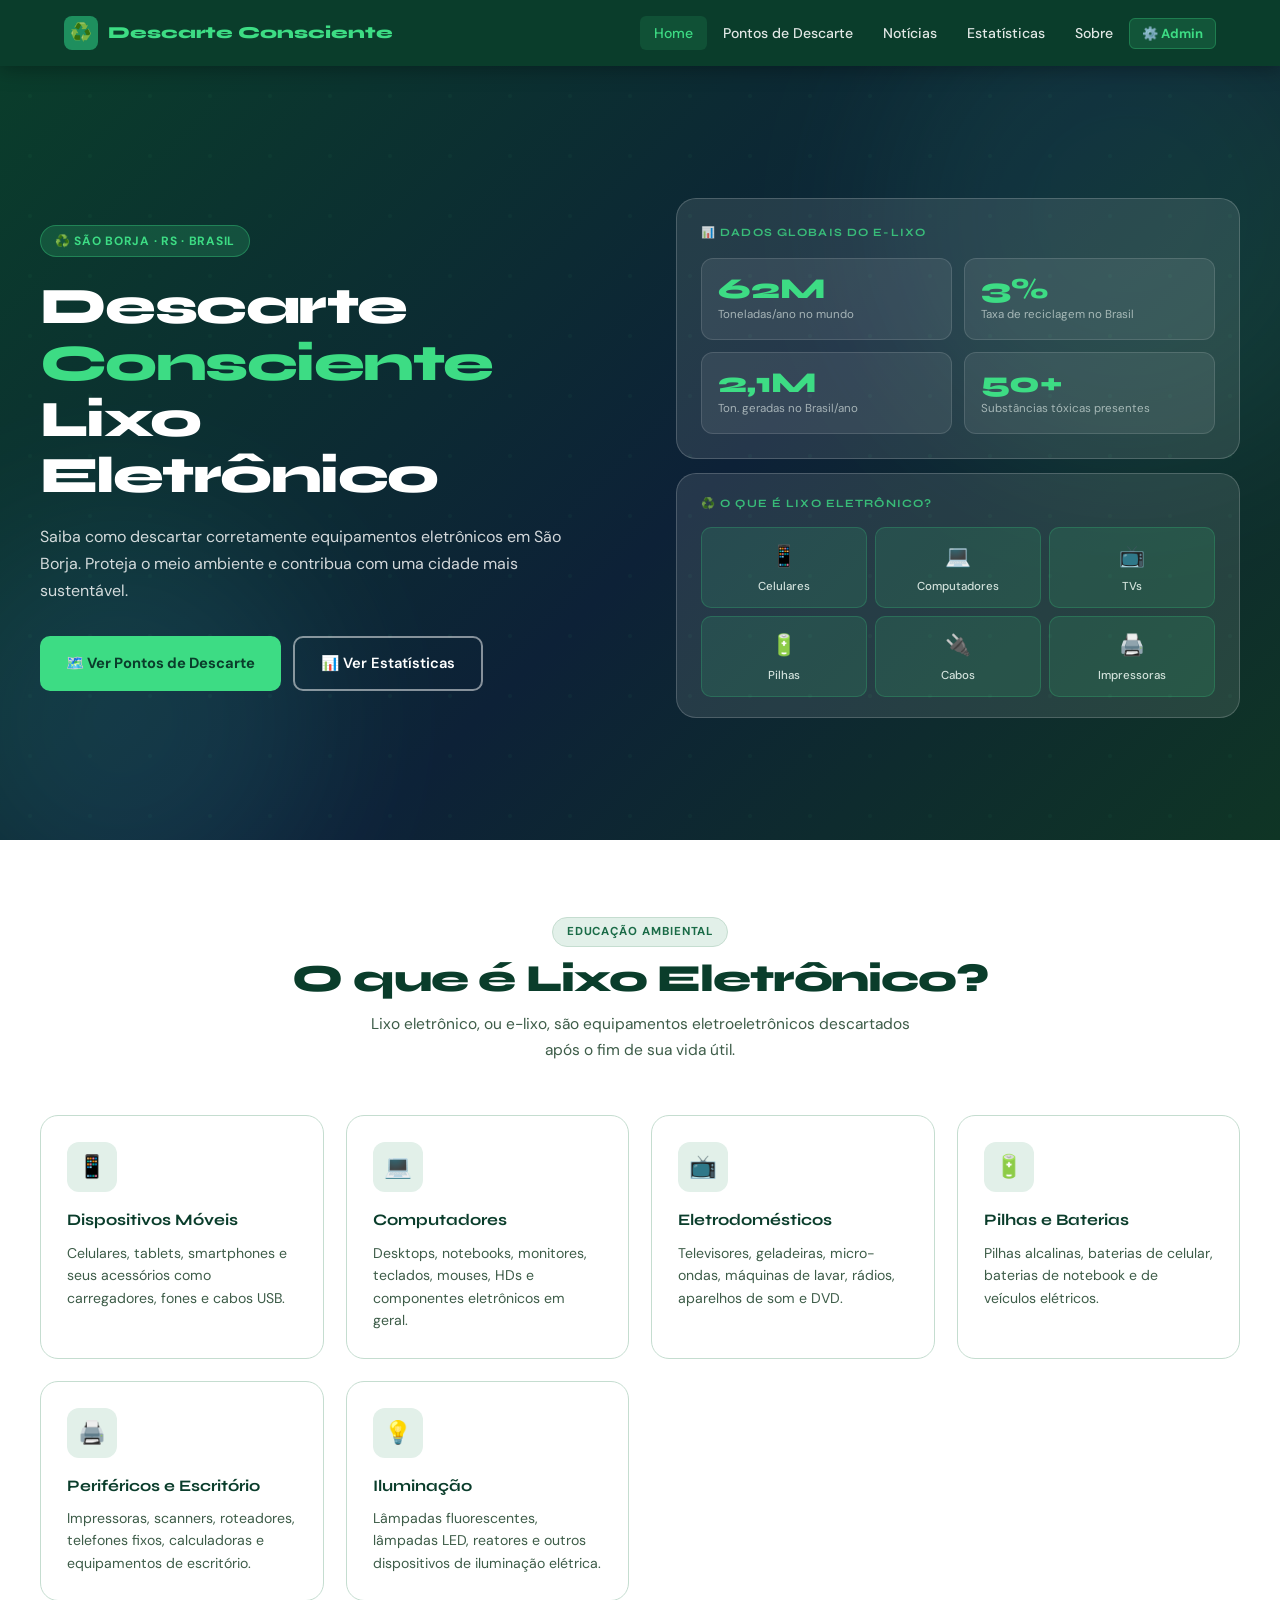
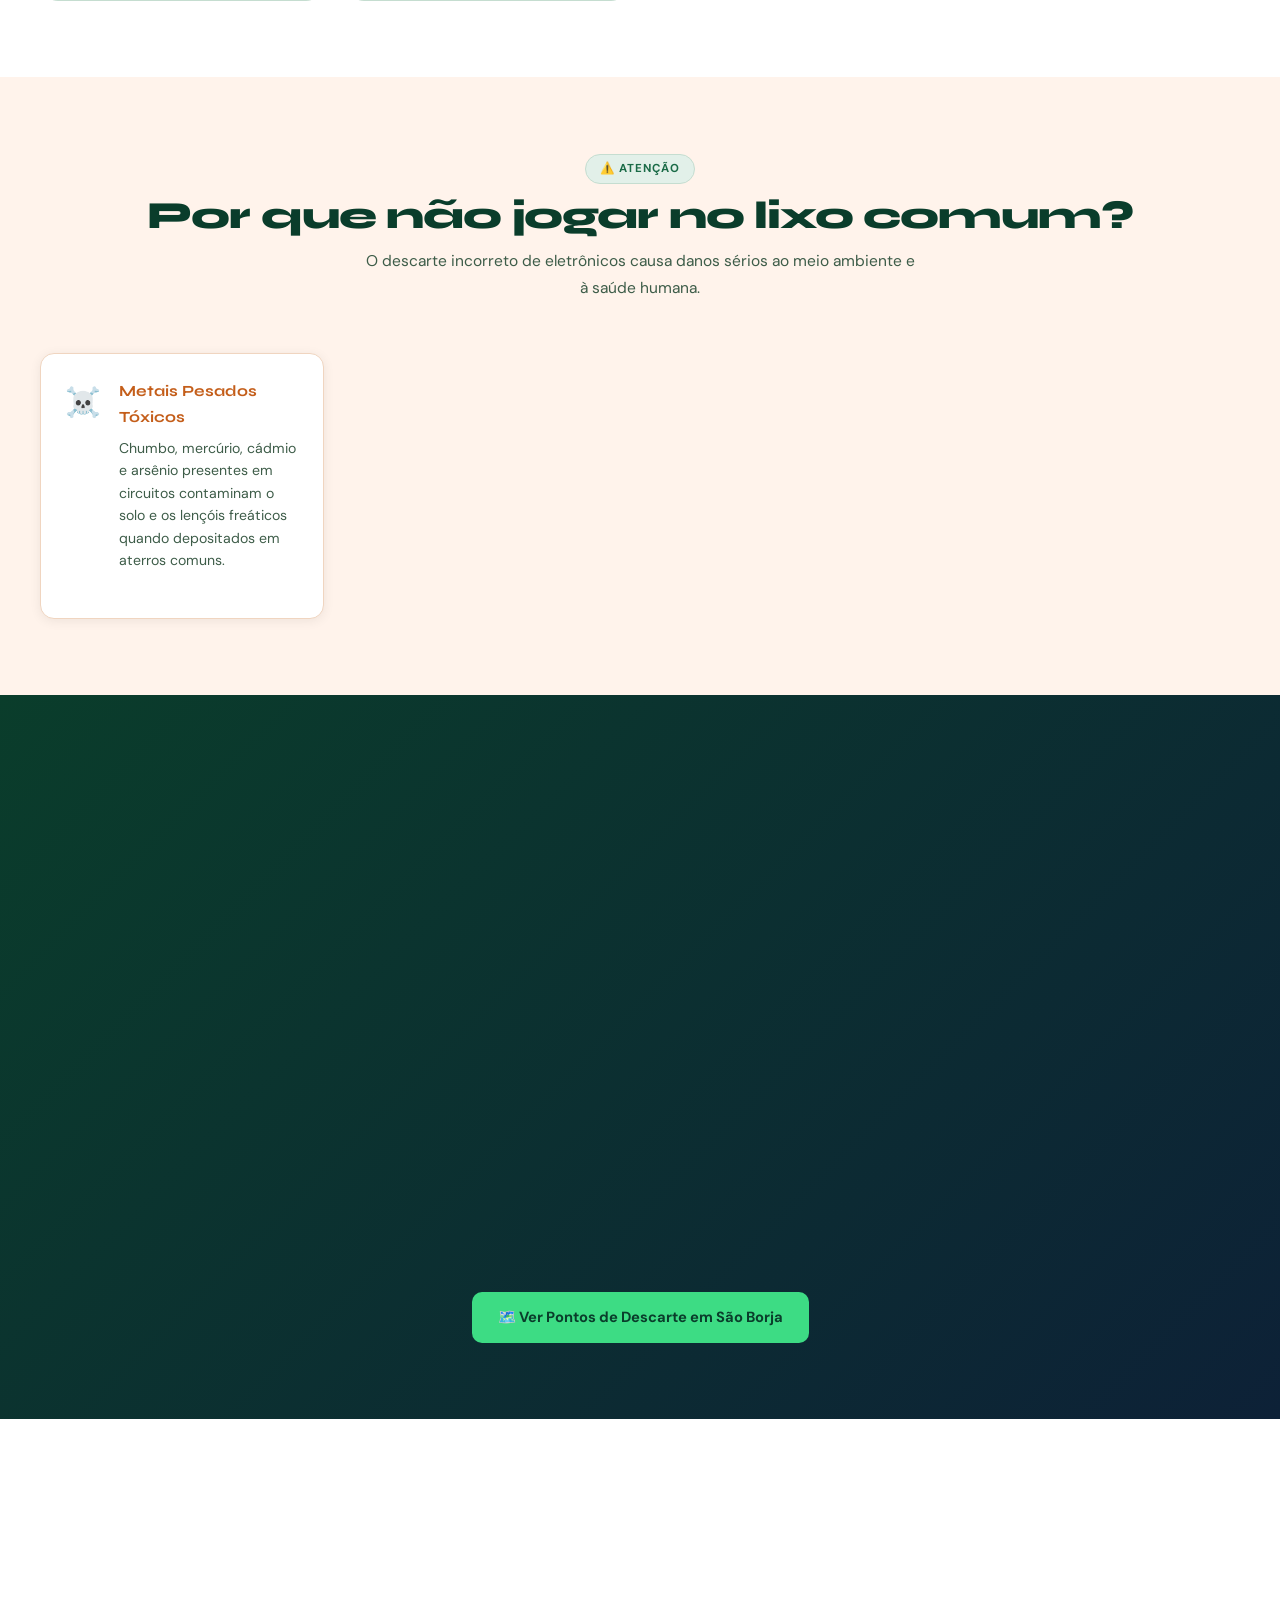
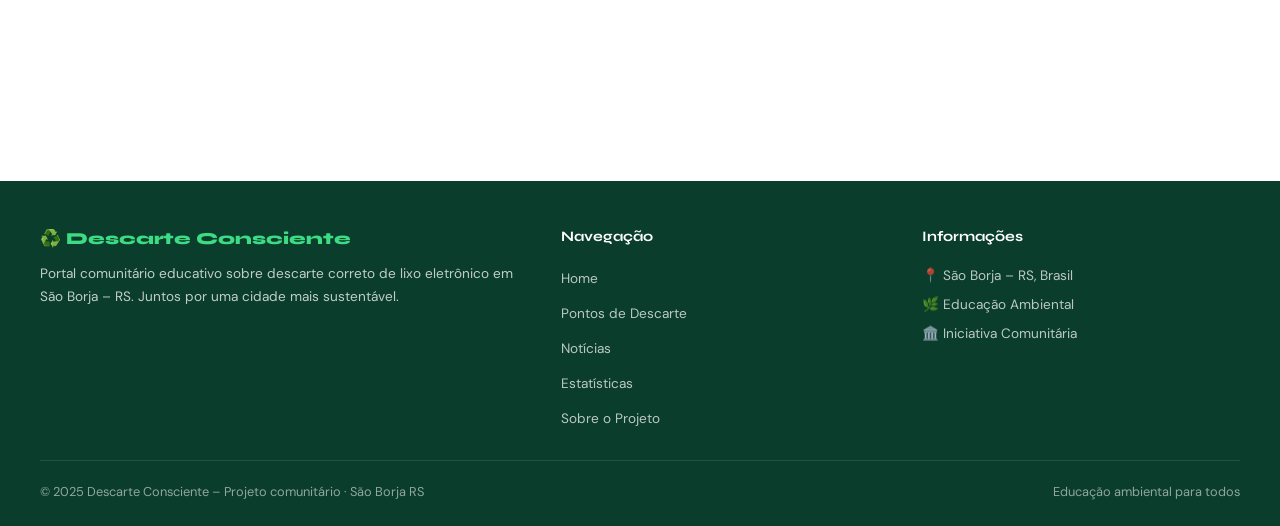
<file: index.html>
<!DOCTYPE html>
<html lang="pt-BR">
<head>
  <meta charset="UTF-8">
  <meta name="viewport" content="width=device-width, initial-scale=1.0">
  <title>Descarte Consciente – Lixo Eletrônico em São Borja</title>
  <link rel="stylesheet" href="css/style.css">
</head>
<body>

<nav>
  <div class="nav-container">
    <a href="index.html" class="nav-logo">
      <div class="nav-logo-icon">♻️</div>
      Descarte Consciente
    </a>
    <ul class="nav-links">
      <li><a href="index.html" class="active">Home</a></li>
      <li><a href="mapa.html">Pontos de Descarte</a></li>
      <li><a href="noticias.html">Notícias</a></li>
      <li><a href="estatisticas.html">Estatísticas</a></li>
      <li><a href="sobre.html">Sobre</a></li>
      <li><a href="admin.html" style="background:rgba(61,220,132,0.15);border:1px solid rgba(61,220,132,0.3);border-radius:6px;padding:6px 12px;color:var(--verde-vivo)!important;font-size:.82rem!important;font-weight:700!important;">⚙️ Admin</a></li>
    </ul>
    <div class="hamburger" onclick="toggleMenu()">
      <span></span><span></span><span></span>
    </div>
  </div>
</nav>

<!-- HERO -->
<section class="hero">
  <div class="hero-blob hero-blob-1"></div>
  <div class="hero-blob hero-blob-2"></div>
  <div class="hero-content">
    <div class="hero-left">
      <div class="hero-badge">♻️ São Borja · RS · Brasil</div>
      <h1 class="hero-title">
        Descarte<br>
        <span class="accent">Consciente</span><br>
        Lixo Eletrônico
      </h1>
      <p class="hero-desc">
        Saiba como descartar corretamente equipamentos eletrônicos em São Borja. 
        Proteja o meio ambiente e contribua com uma cidade mais sustentável.
      </p>
      <div class="hero-btns">
        <a href="mapa.html" class="btn-primary">🗺️ Ver Pontos de Descarte</a>
        <a href="estatisticas.html" class="btn-secondary">📊 Ver Estatísticas</a>
      </div>
    </div>
    <div class="hero-visual">

      <!-- Card principal de stats -->
      <div style="
        background: rgba(255,255,255,0.10);
        border: 1px solid rgba(255,255,255,0.18);
        border-radius: 20px;
        padding: 24px;
        margin-bottom: 14px;
      ">
        <div style="
          font-family:'Syne',sans-serif; font-size:0.7rem; font-weight:700;
          letter-spacing:0.1em; text-transform:uppercase;
          color:rgba(61,220,132,0.8); margin-bottom:16px;
        ">📊 Dados Globais do E-Lixo</div>

        <div style="display:grid; grid-template-columns:1fr 1fr; gap:12px;">
          <div style="background:rgba(255,255,255,0.08);border:1px solid rgba(255,255,255,0.12);border-radius:12px;padding:16px;">
            <div style="font-family:'Syne',sans-serif;font-size:1.8rem;font-weight:800;color:#3ddc84;line-height:1;">62M</div>
            <div style="font-size:0.72rem;color:rgba(240,250,245,0.6);margin-top:4px;line-height:1.3;">Toneladas/ano no mundo</div>
          </div>
          <div style="background:rgba(255,255,255,0.08);border:1px solid rgba(255,255,255,0.12);border-radius:12px;padding:16px;">
            <div style="font-family:'Syne',sans-serif;font-size:1.8rem;font-weight:800;color:#3ddc84;line-height:1;">3%</div>
            <div style="font-size:0.72rem;color:rgba(240,250,245,0.6);margin-top:4px;line-height:1.3;">Taxa de reciclagem no Brasil</div>
          </div>
          <div style="background:rgba(255,255,255,0.08);border:1px solid rgba(255,255,255,0.12);border-radius:12px;padding:16px;">
            <div style="font-family:'Syne',sans-serif;font-size:1.8rem;font-weight:800;color:#3ddc84;line-height:1;">2,1M</div>
            <div style="font-size:0.72rem;color:rgba(240,250,245,0.6);margin-top:4px;line-height:1.3;">Ton. geradas no Brasil/ano</div>
          </div>
          <div style="background:rgba(255,255,255,0.08);border:1px solid rgba(255,255,255,0.12);border-radius:12px;padding:16px;">
            <div style="font-family:'Syne',sans-serif;font-size:1.8rem;font-weight:800;color:#3ddc84;line-height:1;">50+</div>
            <div style="font-size:0.72rem;color:rgba(240,250,245,0.6);margin-top:4px;line-height:1.3;">Substâncias tóxicas presentes</div>
          </div>
        </div>
      </div>

      <!-- Card de exemplos de itens -->
      <div style="
        background: rgba(255,255,255,0.10);
        border: 1px solid rgba(255,255,255,0.18);
        border-radius: 20px;
        padding: 20px 24px;
      ">
        <div style="
          font-family:'Syne',sans-serif; font-size:0.7rem; font-weight:700;
          letter-spacing:0.1em; text-transform:uppercase;
          color:rgba(61,220,132,0.8); margin-bottom:14px;
        ">♻️ O que é lixo eletrônico?</div>
        <div style="display:grid;grid-template-columns:repeat(3,1fr);gap:8px;">
          <div style="background:rgba(61,220,132,0.12);border:1px solid rgba(61,220,132,0.22);border-radius:10px;padding:10px 6px;text-align:center;">
            <div style="font-size:1.3rem;margin-bottom:4px;">📱</div>
            <div style="font-size:0.72rem;color:rgba(240,250,245,0.85);font-weight:500;">Celulares</div>
          </div>
          <div style="background:rgba(61,220,132,0.12);border:1px solid rgba(61,220,132,0.22);border-radius:10px;padding:10px 6px;text-align:center;">
            <div style="font-size:1.3rem;margin-bottom:4px;">💻</div>
            <div style="font-size:0.72rem;color:rgba(240,250,245,0.85);font-weight:500;">Computadores</div>
          </div>
          <div style="background:rgba(61,220,132,0.12);border:1px solid rgba(61,220,132,0.22);border-radius:10px;padding:10px 6px;text-align:center;">
            <div style="font-size:1.3rem;margin-bottom:4px;">📺</div>
            <div style="font-size:0.72rem;color:rgba(240,250,245,0.85);font-weight:500;">TVs</div>
          </div>
          <div style="background:rgba(61,220,132,0.12);border:1px solid rgba(61,220,132,0.22);border-radius:10px;padding:10px 6px;text-align:center;">
            <div style="font-size:1.3rem;margin-bottom:4px;">🔋</div>
            <div style="font-size:0.72rem;color:rgba(240,250,245,0.85);font-weight:500;">Pilhas</div>
          </div>
          <div style="background:rgba(61,220,132,0.12);border:1px solid rgba(61,220,132,0.22);border-radius:10px;padding:10px 6px;text-align:center;">
            <div style="font-size:1.3rem;margin-bottom:4px;">🔌</div>
            <div style="font-size:0.72rem;color:rgba(240,250,245,0.85);font-weight:500;">Cabos</div>
          </div>
          <div style="background:rgba(61,220,132,0.12);border:1px solid rgba(61,220,132,0.22);border-radius:10px;padding:10px 6px;text-align:center;">
            <div style="font-size:1.3rem;margin-bottom:4px;">🖨️</div>
            <div style="font-size:0.72rem;color:rgba(240,250,245,0.85);font-weight:500;">Impressoras</div>
          </div>
        </div>
      </div>

    </div>
  </div>
</section>

<!-- O QUE É LIXO ELETRÔNICO -->
<section style="background: #fff;">
  <div class="container">
    <div class="section-header fade-in">
      <span class="section-tag">Educação Ambiental</span>
      <h2 class="section-title">O que é Lixo Eletrônico?</h2>
      <p class="section-desc">
        Lixo eletrônico, ou e-lixo, são equipamentos eletroeletrônicos descartados após o fim de sua vida útil.
      </p>
    </div>
    <div class="cards-grid">
      <div class="card fade-in">
        <div class="card-icon">📱</div>
        <h3>Dispositivos Móveis</h3>
        <p>Celulares, tablets, smartphones e seus acessórios como carregadores, fones e cabos USB.</p>
      </div>
      <div class="card fade-in">
        <div class="card-icon">💻</div>
        <h3>Computadores</h3>
        <p>Desktops, notebooks, monitores, teclados, mouses, HDs e componentes eletrônicos em geral.</p>
      </div>
      <div class="card fade-in">
        <div class="card-icon">📺</div>
        <h3>Eletrodomésticos</h3>
        <p>Televisores, geladeiras, micro-ondas, máquinas de lavar, rádios, aparelhos de som e DVD.</p>
      </div>
      <div class="card fade-in">
        <div class="card-icon">🔋</div>
        <h3>Pilhas e Baterias</h3>
        <p>Pilhas alcalinas, baterias de celular, baterias de notebook e de veículos elétricos.</p>
      </div>
      <div class="card fade-in">
        <div class="card-icon">🖨️</div>
        <h3>Periféricos e Escritório</h3>
        <p>Impressoras, scanners, roteadores, telefones fixos, calculadoras e equipamentos de escritório.</p>
      </div>
      <div class="card fade-in">
        <div class="card-icon">💡</div>
        <h3>Iluminação</h3>
        <p>Lâmpadas fluorescentes, lâmpadas LED, reatores e outros dispositivos de iluminação elétrica.</p>
      </div>
    </div>
  </div>
</section>

<!-- IMPACTOS AMBIENTAIS -->
<section class="impactos-section">
  <div class="container">
    <div class="section-header fade-in">
      <span class="section-tag">⚠️ Atenção</span>
      <h2 class="section-title">Por que não jogar no lixo comum?</h2>
      <p class="section-desc">O descarte incorreto de eletrônicos causa danos sérios ao meio ambiente e à saúde humana.</p>
    </div>
    <div class="cards-grid">
      <div class="impacto-card fade-in">
        <div class="impacto-icon">☠️</div>
        <div>
          <h3>Metais Pesados Tóxicos</h3>
          <p>Chumbo, mercúrio, cádmio e arsênio presentes em circuitos contaminam o solo e os lençóis freáticos quando depositados em aterros comuns.</p>
        </div>
      </div>
      <div class="impacto-card fade-in">
        <div class="impacto-icon">💧</div>
        <div>
          <h3>Contaminação da Água</h3>
          <p>Substâncias tóxicas infiltram-se no solo e chegam aos rios e aquíferos, comprometendo o abastecimento de água potável para comunidades inteiras.</p>
        </div>
      </div>
      <div class="impacto-card fade-in">
        <div class="impacto-icon">🌱</div>
        <div>
          <h3>Degradação do Solo</h3>
          <p>A contaminação do solo impede o crescimento de plantas e destrói ecossistemas locais, prejudicando agricultura e a biodiversidade regional.</p>
        </div>
      </div>
      <div class="impacto-card fade-in">
        <div class="impacto-icon">🫁</div>
        <div>
          <h3>Risco à Saúde</h3>
          <p>A exposição a metais pesados pode causar danos neurológicos, problemas respiratórios, doenças renais e aumentar o risco de câncer.</p>
        </div>
      </div>
    </div>
  </div>
</section>

<!-- COMO DESCARTAR -->
<section class="como-section">
  <div class="container">
    <div class="section-header fade-in">
      <span class="section-tag" style="background:rgba(61,220,132,0.2);color:#3ddc84;border-color:rgba(61,220,132,0.35)">✅ Passo a Passo</span>
      <h2 class="section-title" style="color:#ffffff">Como Descartar Corretamente</h2>
      <p class="section-desc" style="color:rgba(255,255,255,0.82)">Siga estes passos simples para garantir o descarte responsável dos seus eletrônicos.</p>
    </div>
    <div class="steps">
      <div class="step fade-in">
        <div class="step-num">01</div>
        <h3>Identifique o equipamento</h3>
        <p>Verifique se o item é considerado lixo eletrônico: aparelhos com tomada, pilhas ou bateria se enquadram.</p>
      </div>
      <div class="step fade-in">
        <div class="step-num">02</div>
        <h3>Apague seus dados</h3>
        <p>Antes de descartar celulares e computadores, faça o backup e restaure as configurações de fábrica.</p>
      </div>
      <div class="step fade-in">
        <div class="step-num">03</div>
        <h3>Separe e embale</h3>
        <p>Separe os equipamentos do lixo comum. Embale com cuidado para evitar acidentes no transporte.</p>
      </div>
      <div class="step fade-in">
        <div class="step-num">04</div>
        <h3>Leve ao ponto de coleta</h3>
        <p>Entregue no ponto de coleta mais próximo. Confira os locais disponíveis em São Borja no nosso mapa.</p>
      </div>
      <div class="step fade-in">
        <div class="step-num">05</div>
        <h3>Acompanhe campanhas</h3>
        <p>Fique atento às campanhas da Prefeitura de São Borja para coleta especial de eletrônicos.</p>
      </div>
    </div>
    <div style="text-align:center;margin-top:40px">
      <a href="mapa.html" class="btn-primary">🗺️ Ver Pontos de Descarte em São Borja</a>
    </div>
  </div>
</section>

<!-- CTA FINAL -->
<section style="background:#fff; text-align:center; padding:64px 24px;">
  <div class="container">
    <div class="fade-in">
      <span class="section-tag">🤝 Comunidade</span>
      <h2 class="section-title">Faça parte da mudança</h2>
      <p class="section-desc" style="margin-bottom:32px">
        Cada eletrônico descartado corretamente é um passo para uma São Borja mais sustentável. 
        Compartilhe esse conhecimento com sua família e vizinhos.
      </p>
      <div style="display:flex;gap:12px;justify-content:center;flex-wrap:wrap;">
        <a href="noticias.html" class="btn-primary">📰 Ver Notícias</a>
        <a href="sobre.html" style="background:transparent;color:var(--verde-escuro);padding:13px 26px;border-radius:10px;text-decoration:none;font-weight:600;font-size:0.92rem;transition:all 0.2s;border:2px solid var(--verde-escuro);display:inline-flex;align-items:center;gap:8px;">ℹ️ Sobre o Projeto</a>
      </div>
    </div>
  </div>
</section>

<footer>
  <div class="footer-content">
    <div class="footer-brand">
      <h3>♻️ Descarte Consciente</h3>
      <p>Portal comunitário educativo sobre descarte correto de lixo eletrônico em São Borja – RS. Juntos por uma cidade mais sustentável.</p>
    </div>
    <div class="footer-links">
      <h4>Navegação</h4>
      <ul>
        <li><a href="index.html">Home</a></li>
        <li><a href="mapa.html">Pontos de Descarte</a></li>
        <li><a href="noticias.html">Notícias</a></li>
        <li><a href="estatisticas.html">Estatísticas</a></li>
        <li><a href="sobre.html">Sobre o Projeto</a></li>
      </ul>
    </div>
    <div class="footer-contato">
      <h4>Informações</h4>
      <p>📍 São Borja – RS, Brasil</p>
      <p>🌿 Educação Ambiental</p>
      <p>🏛️ Iniciativa Comunitária</p>
    </div>
  </div>
  <div class="footer-bottom">
    <span>© 2025 Descarte Consciente – Projeto comunitário · São Borja RS</span>
    <span>Educação ambiental para todos</span>
  </div>
</footer>

<script>
function toggleMenu() {
  document.querySelector('.nav-links').classList.toggle('open');
}
// Fade-in on scroll
const observer = new IntersectionObserver((entries) => {
  entries.forEach((e, i) => {
    if (e.isIntersecting) {
      setTimeout(() => e.target.classList.add('visible'), i * 80);
    }
  });
}, { threshold: 0.1 });
document.querySelectorAll('.fade-in').forEach(el => observer.observe(el));
</script>

</body>
</html>
</file>
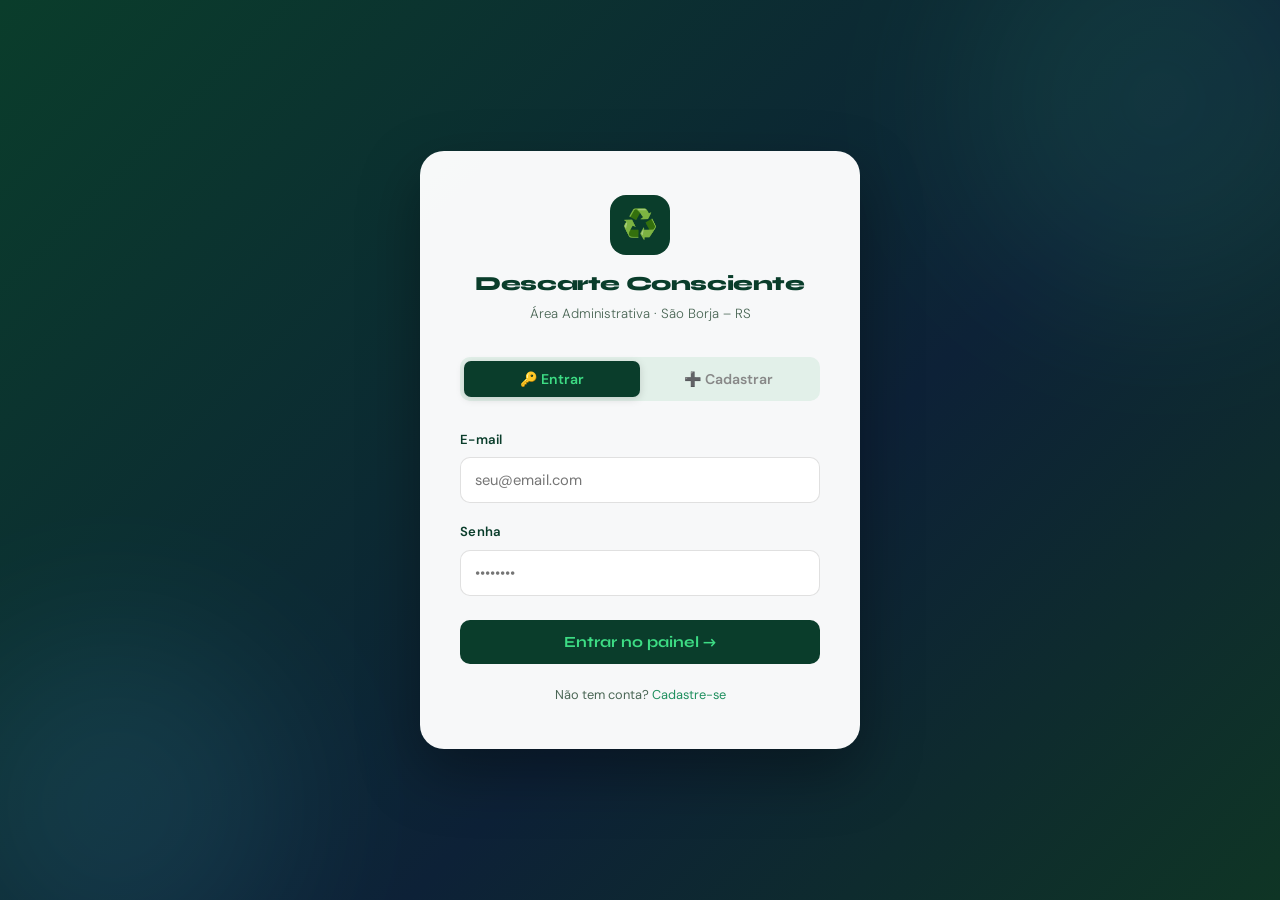
<file: admin.html>
<!DOCTYPE html>
<html lang="pt-BR">
<head>
  <meta charset="UTF-8">
  <meta name="viewport" content="width=device-width, initial-scale=1.0">
  <meta name="description" content="Área administrativa – Descarte Consciente São Borja">
  <!-- RNF4: tecnologias estáveis, sem dependências externas além das já usadas -->
  <title>Admin – Descarte Consciente</title>
  <link rel="stylesheet" href="css/style.css">
  <style>
    /* ── Página de autenticação ── */
    .auth-page {
      min-height: 100vh;
      background: linear-gradient(135deg, var(--verde-escuro) 0%, var(--azul-escuro) 60%, #0f3525 100%);
      display: -webkit-box;
      display: -ms-flexbox;
      display: flex;
      align-items: center;
      justify-content: center;
      padding: 24px;
      position: relative;
      overflow: hidden;
    }
    .auth-blob {
      position: absolute; border-radius: 50%;
      -webkit-filter: blur(80px); filter: blur(80px);
      opacity: 0.1;
    }
    .auth-blob-1 { width: 400px; height: 400px; background: var(--verde-vivo); top: -100px; right: -80px; }
    .auth-blob-2 { width: 350px; height: 350px; background: var(--azul-ceu); bottom: -80px; left: -60px; }

    .auth-card {
      background: rgba(255,255,255,0.97);
      border-radius: 24px;
      padding: 44px 40px;
      width: 100%;
      max-width: 440px;
      position: relative;
      z-index: 2;
      -webkit-box-shadow: 0 24px 60px rgba(0,0,0,0.35);
              box-shadow: 0 24px 60px rgba(0,0,0,0.35);
    }
    .auth-logo {
      text-align: center;
      margin-bottom: 32px;
    }
    .auth-logo-icon {
      width: 60px; height: 60px;
      background: var(--verde-escuro);
      border-radius: 16px;
      display: -webkit-inline-box;
      display: -ms-inline-flexbox;
      display: inline-flex;
      align-items: center; justify-content: center;
      font-size: 1.8rem;
      margin-bottom: 12px;
    }
    .auth-logo h1 {
      font-family: 'Syne', sans-serif;
      font-size: 1.25rem; font-weight: 800;
      color: var(--verde-escuro); letter-spacing: -0.02em;
    }
    .auth-logo p { font-size: 0.83rem; color: #4a6655; font-weight: 300; margin-top: 2px; }

    /* Abas login / cadastro */
    .auth-tabs {
      display: -webkit-box;
      display: -ms-flexbox;
      display: flex;
      background: var(--cinza-claro);
      border-radius: 10px;
      padding: 4px;
      margin-bottom: 28px;
    }
    .auth-tab {
      -webkit-box-flex: 1;
          -ms-flex: 1;
              flex: 1;
      padding: 9px;
      text-align: center;
      border-radius: 7px;
      cursor: pointer;
      font-size: 0.88rem; font-weight: 600;
      color: #888;
      -webkit-transition: all 0.2s;
              transition: all 0.2s;
      border: none;
      background: transparent;
      font-family: 'DM Sans', sans-serif;
    }
    .auth-tab.active {
      background: var(--verde-escuro);
      color: var(--verde-vivo);
      -webkit-box-shadow: 0 2px 8px rgba(0,0,0,0.15);
              box-shadow: 0 2px 8px rgba(0,0,0,0.15);
    }

    /* Formulários */
    .form-panel { display: none; }
    .form-panel.active { display: block; }

    .form-group { margin-bottom: 18px; }
    .form-group label {
      display: block; font-size: 0.82rem; font-weight: 600;
      color: var(--verde-escuro); margin-bottom: 6px;
      letter-spacing: 0.02em;
    }
    .form-group input {
      width: 100%; padding: 12px 14px;
      border: 1.5px solid rgba(0,0,0,0.12);
      border-radius: 10px; font-size: 0.92rem;
      font-family: 'DM Sans', sans-serif;
      outline: none; color: var(--cinza-texto);
      -webkit-transition: border-color 0.2s;
              transition: border-color 0.2s;
      background: #fff;
      /* RNF1: usa apenas propriedades compatíveis cross-browser */
      -webkit-appearance: none;
              appearance: none;
    }
    .form-group input:focus { border-color: var(--verde-claro); }
    .form-group input.erro { border-color: #e05a3a; }

    .form-btn {
      width: 100%; padding: 13px;
      background: var(--verde-escuro); color: var(--verde-vivo);
      border: none; border-radius: 10px;
      font-family: 'Syne', sans-serif; font-weight: 700;
      font-size: 0.97rem; cursor: pointer;
      -webkit-transition: all 0.2s; transition: all 0.2s;
      margin-top: 6px;
    }
    .form-btn:hover {
      background: var(--verde-medio);
      -webkit-transform: translateY(-1px);
              transform: translateY(-1px);
    }
    .form-btn:active { -webkit-transform: translateY(0); transform: translateY(0); }

    .alert {
      padding: 11px 16px; border-radius: 8px;
      font-size: 0.85rem; font-weight: 500;
      margin-bottom: 18px; display: none;
    }
    .alert.erro { background: #fff0ed; color: #c0392b; border: 1px solid #fdc6bb; display: block; }
    .alert.ok   { background: #edfff5; color: #1a6b47; border: 1px solid #a8e6c3; display: block; }

    .form-footer {
      text-align: center; margin-top: 20px;
      font-size: 0.8rem; color: #4a6655;
    }
    .form-footer a { color: var(--verde-claro); text-decoration: none; }

    .requisitos-senha {
      font-size: 0.75rem; color: #999; margin-top: 5px;
    }
    .req-item { display: -webkit-box; display: -ms-flexbox; display: flex; align-items: center; gap: 4px; margin-top: 2px; color: #4a6655; }
    .req-item.ok { color: var(--verde-claro); }
    .req-icon { font-size: 0.7rem; }
  </style>
</head>
<body>

<div class="auth-page">
  <div class="auth-blob auth-blob-1"></div>
  <div class="auth-blob auth-blob-2"></div>

  <div class="auth-card">
    <div class="auth-logo">
      <div class="auth-logo-icon">♻️</div>
      <h1>Descarte Consciente</h1>
      <p>Área Administrativa · São Borja – RS</p>
    </div>

    <!-- ABAS -->
    <div class="auth-tabs" role="tablist">
      <button class="auth-tab active" id="tab-login"
        onclick="trocarAba('login')" role="tab" aria-selected="true">
        🔑 Entrar
      </button>
      <button class="auth-tab" id="tab-cadastro"
        onclick="trocarAba('cadastro')" role="tab" aria-selected="false">
        ➕ Cadastrar
      </button>
    </div>

    <!-- ── PAINEL LOGIN ── -->
    <div class="form-panel active" id="panel-login" role="tabpanel">
      <div class="alert" id="alerta-login"></div>
      <div class="form-group">
        <label for="login-email">E-mail</label>
        <input type="email" id="login-email" placeholder="seu@email.com" autocomplete="email">
      </div>
      <div class="form-group">
        <label for="login-senha">Senha</label>
        <input type="password" id="login-senha" placeholder="••••••••" autocomplete="current-password">
      </div>
      <button class="form-btn" onclick="fazerLogin()">Entrar no painel →</button>
      <div class="form-footer">
        Não tem conta? <a href="#" onclick="trocarAba('cadastro');return false;">Cadastre-se</a>
      </div>
    </div>

    <!-- ── PAINEL CADASTRO ── -->
    <div class="form-panel" id="panel-cadastro" role="tabpanel">
      <div class="alert" id="alerta-cadastro"></div>
      <div class="form-group">
        <label for="cad-nome">Nome completo</label>
        <input type="text" id="cad-nome" placeholder="Seu nome" autocomplete="name">
      </div>
      <div class="form-group">
        <label for="cad-email">E-mail</label>
        <input type="email" id="cad-email" placeholder="seu@email.com" autocomplete="email">
      </div>
      <div class="form-group">
        <label for="cad-senha">Senha</label>
        <input type="password" id="cad-senha" placeholder="Mínimo 6 caracteres"
          autocomplete="new-password" oninput="validarSenha(this.value)">
        <div class="requisitos-senha" id="requisitos-senha">
          <div class="req-item" id="req-len"><span class="req-icon">○</span> Mínimo 6 caracteres</div>
          <div class="req-item" id="req-num"><span class="req-icon">○</span> Pelo menos um número</div>
        </div>
      </div>
      <div class="form-group">
        <label for="cad-confirma">Confirmar senha</label>
        <input type="password" id="cad-confirma" placeholder="Repita a senha" autocomplete="new-password">
      </div>
      <button class="form-btn" onclick="fazerCadastro()">Criar conta →</button>
      <div class="form-footer">
        Já tem conta? <a href="#" onclick="trocarAba('login');return false;">Entrar</a>
      </div>
    </div>

  </div><!-- /.auth-card -->
</div><!-- /.auth-page -->

<script src="js/storage.js"></script>
<script>
  // Redireciona se já logado
  (function () {
    if (DB.getSessao()) window.location.href = 'painel.html';
  })();

  function trocarAba(aba) {
    var abas = ['login', 'cadastro'];
    abas.forEach(function (a) {
      document.getElementById('panel-' + a).classList.toggle('active', a === aba);
      var tab = document.getElementById('tab-' + a);
      tab.classList.toggle('active', a === aba);
      tab.setAttribute('aria-selected', a === aba ? 'true' : 'false');
    });
    limparAlertas();
  }

  function limparAlertas() {
    ['alerta-login', 'alerta-cadastro'].forEach(function (id) {
      var el = document.getElementById(id);
      el.className = 'alert'; el.textContent = '';
    });
  }

  function mostrarAlerta(id, tipo, msg) {
    var el = document.getElementById(id);
    el.className = 'alert ' + tipo;
    el.textContent = msg;
  }

  function validarSenha(val) {
    var reqLen = document.getElementById('req-len');
    var reqNum = document.getElementById('req-num');
    var okLen = val.length >= 6;
    var okNum = /\d/.test(val);
    reqLen.className = 'req-item' + (okLen ? ' ok' : '');
    reqLen.querySelector('.req-icon').textContent = okLen ? '✓' : '○';
    reqNum.className = 'req-item' + (okNum ? ' ok' : '');
    reqNum.querySelector('.req-icon').textContent = okNum ? '✓' : '○';
  }

  function fazerLogin() {
    var email = document.getElementById('login-email').value.trim();
    var senha = document.getElementById('login-senha').value;
    if (!email || !senha) {
      mostrarAlerta('alerta-login', 'erro', '⚠️ Preencha e-mail e senha.');
      return;
    }
    var res = DB.login(email, senha);
    if (!res.ok) {
      mostrarAlerta('alerta-login', 'erro', '❌ ' + res.erro);
    } else {
      window.location.href = 'painel.html';
    }
  }

  function fazerCadastro() {
    var nome   = document.getElementById('cad-nome').value.trim();
    var email  = document.getElementById('cad-email').value.trim();
    var senha  = document.getElementById('cad-senha').value;
    var conf   = document.getElementById('cad-confirma').value;

    if (!nome || !email || !senha || !conf) {
      mostrarAlerta('alerta-cadastro', 'erro', '⚠️ Preencha todos os campos.');
      return;
    }
    if (senha.length < 6 || !/\d/.test(senha)) {
      mostrarAlerta('alerta-cadastro', 'erro', '⚠️ Senha deve ter 6+ caracteres e ao menos um número.');
      return;
    }
    if (senha !== conf) {
      mostrarAlerta('alerta-cadastro', 'erro', '⚠️ As senhas não coincidem.');
      return;
    }

    var res = DB.cadastrarUsuario(nome, email, senha);
    if (!res.ok) {
      mostrarAlerta('alerta-cadastro', 'erro', '❌ ' + res.erro);
    } else {
      mostrarAlerta('alerta-cadastro', 'ok', '✅ Conta criada! Redirecionando...');
      DB.login(email, senha);
      setTimeout(function () { window.location.href = 'painel.html'; }, 1200);
    }
  }

  // Enter key nos campos
  document.addEventListener('keydown', function (e) {
    if (e.key !== 'Enter') return;
    var aba = document.getElementById('panel-login').classList.contains('active') ? 'login' : 'cadastro';
    if (aba === 'login') fazerLogin();
    else fazerCadastro();
  });
</script>
</body>
</html>
</file>
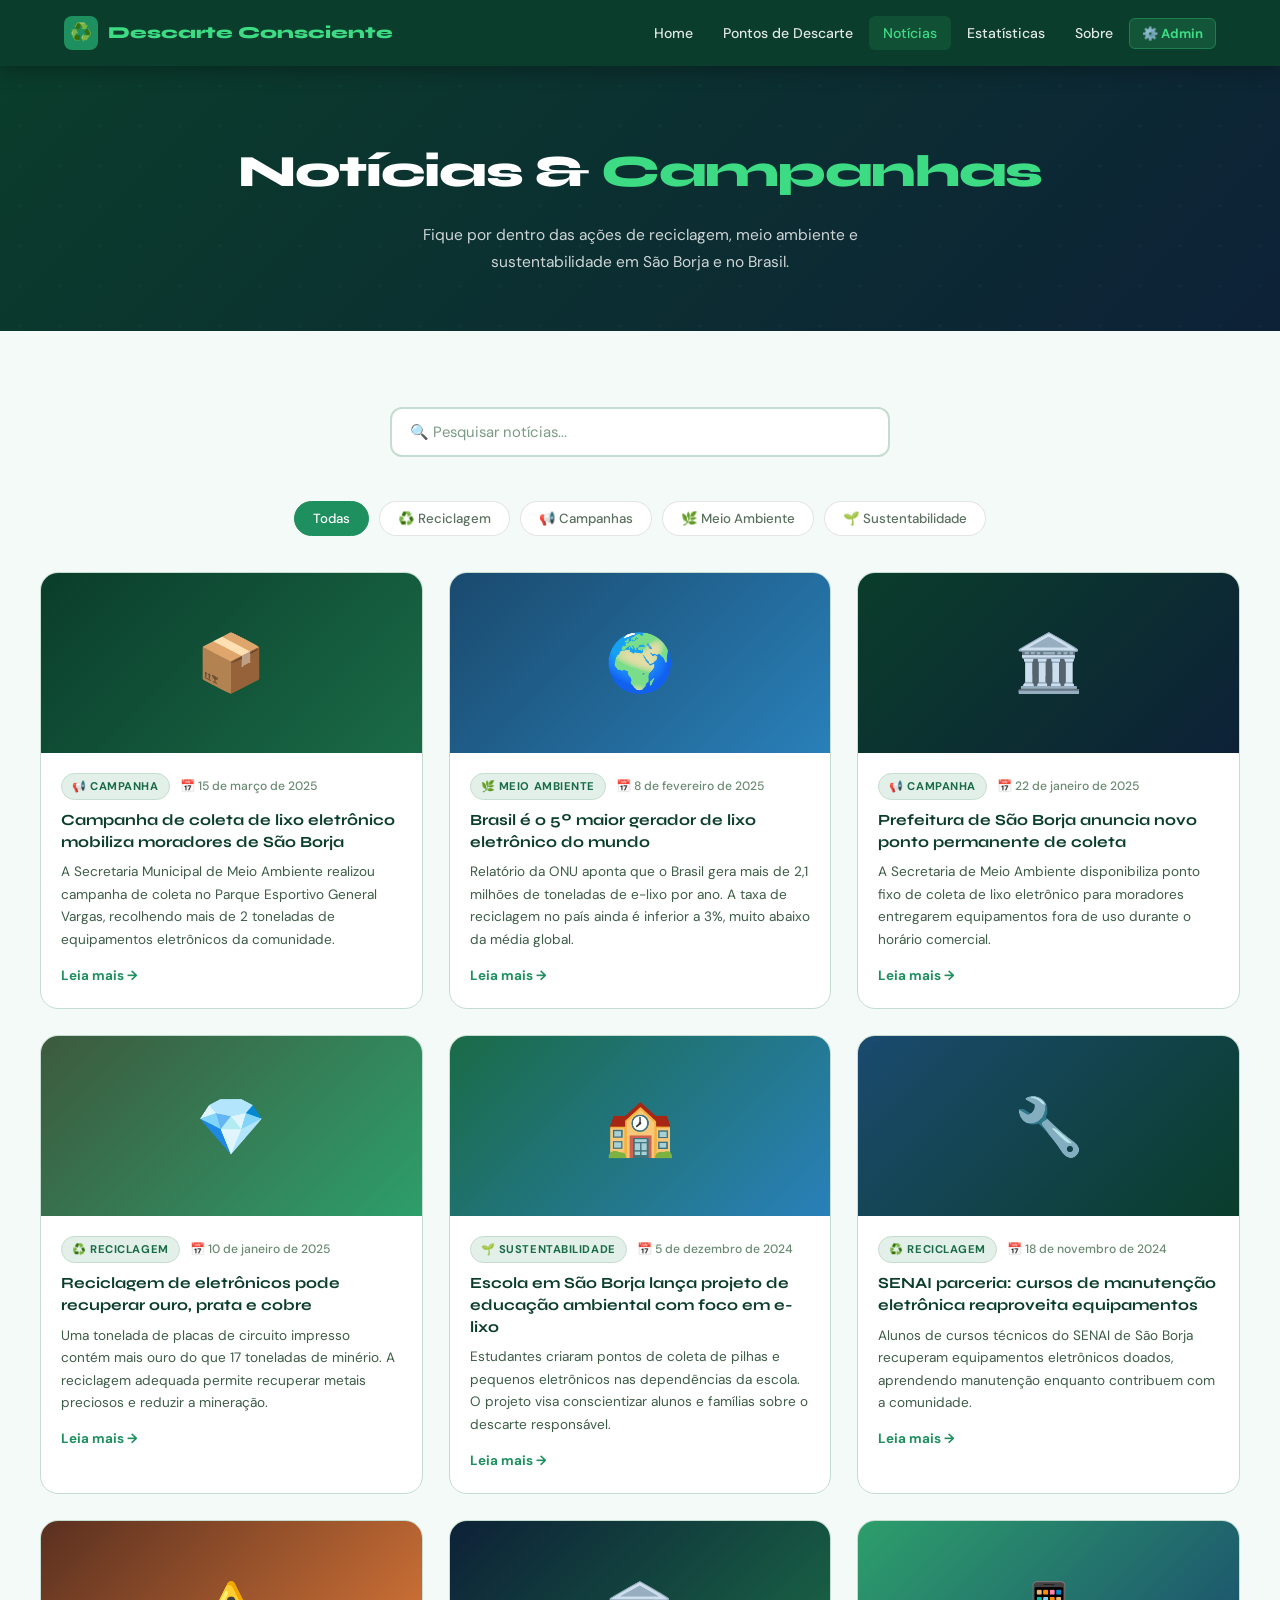
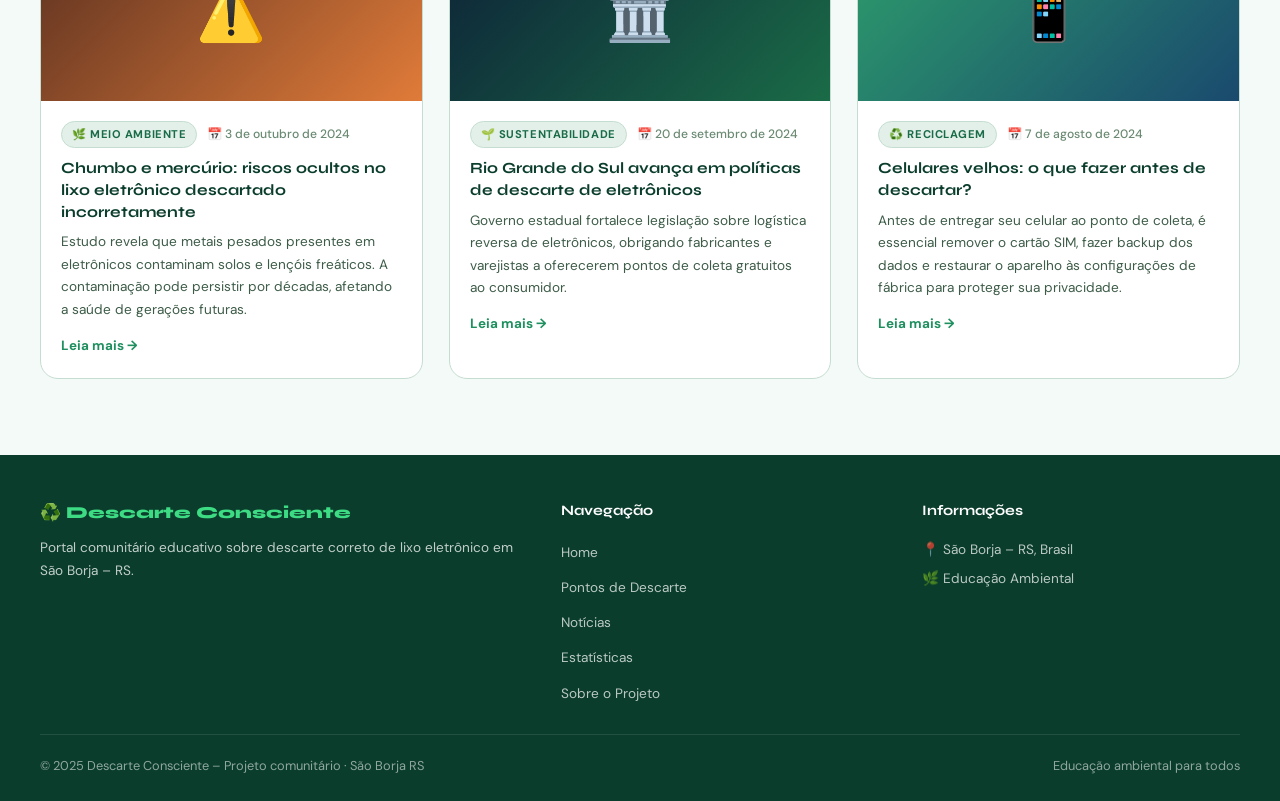
<file: noticias.html>
<!DOCTYPE html>
<html lang="pt-BR">
<head>
  <meta charset="UTF-8">
  <meta name="viewport" content="width=device-width, initial-scale=1.0">
  <title>Notícias – Descarte Consciente São Borja</title>
  <link rel="stylesheet" href="css/style.css">
</head>
<body>

<nav>
  <div class="nav-container">
    <a href="index.html" class="nav-logo">
      <div class="nav-logo-icon">♻️</div>
      Descarte Consciente
    </a>
    <ul class="nav-links">
      <li><a href="index.html">Home</a></li>
      <li><a href="mapa.html">Pontos de Descarte</a></li>
      <li><a href="noticias.html" class="active">Notícias</a></li>
      <li><a href="estatisticas.html">Estatísticas</a></li>
      <li><a href="sobre.html">Sobre</a></li>
      <li><a href="admin.html" style="background:rgba(61,220,132,0.15);border:1px solid rgba(61,220,132,0.3);border-radius:6px;padding:6px 12px;color:var(--verde-vivo)!important;font-size:.82rem!important;font-weight:700!important;">⚙️ Admin</a></li>
    </ul>
    <div class="hamburger" onclick="toggleMenu()">
      <span></span><span></span><span></span>
    </div>
  </div>
</nav>

<div class="page-header">
  <h1>Notícias & <span>Campanhas</span></h1>
  <p>Fique por dentro das ações de reciclagem, meio ambiente e sustentabilidade em São Borja e no Brasil.</p>
</div>

<section>
  <div class="container">
    <!-- BARRA DE PESQUISA -->
    <div class="search-bar">
      <input type="text" id="searchInput" placeholder="🔍 Pesquisar notícias..." oninput="filtrarNoticias()">
    </div>

    <!-- FILTROS -->
    <div style="display:flex;gap:10px;flex-wrap:wrap;justify-content:center;margin-bottom:36px;" id="filtros">
      <button class="filtro-btn active" onclick="filtrarCategoria('todas', this)">Todas</button>
      <button class="filtro-btn" onclick="filtrarCategoria('reciclagem', this)">♻️ Reciclagem</button>
      <button class="filtro-btn" onclick="filtrarCategoria('campanha', this)">📢 Campanhas</button>
      <button class="filtro-btn" onclick="filtrarCategoria('meio-ambiente', this)">🌿 Meio Ambiente</button>
      <button class="filtro-btn" onclick="filtrarCategoria('sustentabilidade', this)">🌱 Sustentabilidade</button>
    </div>

    <div class="noticias-grid" id="noticias-grid"></div>

    <div id="sem-resultados" style="display:none;text-align:center;padding:48px;color:#3d5c48;">
      <div style="font-size:3rem;margin-bottom:12px;">🔍</div>
      <p>Nenhuma notícia encontrada para "<span id="termo-pesquisa"></span>"</p>
    </div>
  </div>
</section>

<footer>
  <div class="footer-content">
    <div class="footer-brand">
      <h3>♻️ Descarte Consciente</h3>
      <p>Portal comunitário educativo sobre descarte correto de lixo eletrônico em São Borja – RS.</p>
    </div>
    <div class="footer-links">
      <h4>Navegação</h4>
      <ul>
        <li><a href="index.html">Home</a></li>
        <li><a href="mapa.html">Pontos de Descarte</a></li>
        <li><a href="noticias.html">Notícias</a></li>
        <li><a href="estatisticas.html">Estatísticas</a></li>
        <li><a href="sobre.html">Sobre o Projeto</a></li>
      </ul>
    </div>
    <div class="footer-contato">
      <h4>Informações</h4>
      <p>📍 São Borja – RS, Brasil</p>
      <p>🌿 Educação Ambiental</p>
    </div>
  </div>
  <div class="footer-bottom">
    <span>© 2025 Descarte Consciente – Projeto comunitário · São Borja RS</span>
    <span>Educação ambiental para todos</span>
  </div>
</footer>

<style>
.filtro-btn {
  background: #fff; border: 1.5px solid rgba(0,0,0,0.1);
  padding: 8px 18px; border-radius: 100px; font-size: 0.83rem;
  font-family: 'DM Sans', sans-serif; cursor: pointer;
  color: #5a7060; font-weight: 500; transition: all 0.2s;
}
.filtro-btn:hover, .filtro-btn.active {
  background: var(--verde-claro); color: #fff;
  border-color: var(--verde-claro);
}
</style>

<script>
function toggleMenu() {
  document.querySelector('.nav-links').classList.toggle('open');
}

const noticias = [
  {
    titulo: "Campanha de coleta de lixo eletrônico mobiliza moradores de São Borja",
    data: "15 de março de 2025",
    categoria: "campanha",
    catLabel: "📢 Campanha",
    emoji: "📦",
    cor: "linear-gradient(135deg, #0a3d2b, #1a6b47)",
    resumo: "A Secretaria Municipal de Meio Ambiente realizou campanha de coleta no Parque Esportivo General Vargas, recolhendo mais de 2 toneladas de equipamentos eletrônicos da comunidade."
  },
  {
    titulo: "Brasil é o 5º maior gerador de lixo eletrônico do mundo",
    data: "8 de fevereiro de 2025",
    categoria: "meio-ambiente",
    catLabel: "🌿 Meio Ambiente",
    emoji: "🌍",
    cor: "linear-gradient(135deg, #1a4a6e, #2980b9)",
    resumo: "Relatório da ONU aponta que o Brasil gera mais de 2,1 milhões de toneladas de e-lixo por ano. A taxa de reciclagem no país ainda é inferior a 3%, muito abaixo da média global."
  },
  {
    titulo: "Prefeitura de São Borja anuncia novo ponto permanente de coleta",
    data: "22 de janeiro de 2025",
    categoria: "campanha",
    catLabel: "📢 Campanha",
    emoji: "🏛️",
    cor: "linear-gradient(135deg, #0a3d2b, #0d2137)",
    resumo: "A Secretaria de Meio Ambiente disponibiliza ponto fixo de coleta de lixo eletrônico para moradores entregarem equipamentos fora de uso durante o horário comercial."
  },
  {
    titulo: "Reciclagem de eletrônicos pode recuperar ouro, prata e cobre",
    data: "10 de janeiro de 2025",
    categoria: "reciclagem",
    catLabel: "♻️ Reciclagem",
    emoji: "💎",
    cor: "linear-gradient(135deg, #3d5a3e, #2d9e6b)",
    resumo: "Uma tonelada de placas de circuito impresso contém mais ouro do que 17 toneladas de minério. A reciclagem adequada permite recuperar metais preciosos e reduzir a mineração."
  },
  {
    titulo: "Escola em São Borja lança projeto de educação ambiental com foco em e-lixo",
    data: "5 de dezembro de 2024",
    categoria: "sustentabilidade",
    catLabel: "🌱 Sustentabilidade",
    emoji: "🏫",
    cor: "linear-gradient(135deg, #1a6b47, #2980b9)",
    resumo: "Estudantes criaram pontos de coleta de pilhas e pequenos eletrônicos nas dependências da escola. O projeto visa conscientizar alunos e famílias sobre o descarte responsável."
  },
  {
    titulo: "SENAI parceria: cursos de manutenção eletrônica reaproveita equipamentos",
    data: "18 de novembro de 2024",
    categoria: "reciclagem",
    catLabel: "♻️ Reciclagem",
    emoji: "🔧",
    cor: "linear-gradient(135deg, #1a4a6e, #0a3d2b)",
    resumo: "Alunos de cursos técnicos do SENAI de São Borja recuperam equipamentos eletrônicos doados, aprendendo manutenção enquanto contribuem com a comunidade."
  },
  {
    titulo: "Chumbo e mercúrio: riscos ocultos no lixo eletrônico descartado incorretamente",
    data: "3 de outubro de 2024",
    categoria: "meio-ambiente",
    catLabel: "🌿 Meio Ambiente",
    emoji: "⚠️",
    cor: "linear-gradient(135deg, #5a3020, #e07b39)",
    resumo: "Estudo revela que metais pesados presentes em eletrônicos contaminam solos e lençóis freáticos. A contaminação pode persistir por décadas, afetando a saúde de gerações futuras."
  },
  {
    titulo: "Rio Grande do Sul avança em políticas de descarte de eletrônicos",
    data: "20 de setembro de 2024",
    categoria: "sustentabilidade",
    catLabel: "🌱 Sustentabilidade",
    emoji: "🏛️",
    cor: "linear-gradient(135deg, #0d2137, #1a6b47)",
    resumo: "Governo estadual fortalece legislação sobre logística reversa de eletrônicos, obrigando fabricantes e varejistas a oferecerem pontos de coleta gratuitos ao consumidor."
  },
  {
    titulo: "Celulares velhos: o que fazer antes de descartar?",
    data: "7 de agosto de 2024",
    categoria: "reciclagem",
    catLabel: "♻️ Reciclagem",
    emoji: "📱",
    cor: "linear-gradient(135deg, #2d9e6b, #1a4a6e)",
    resumo: "Antes de entregar seu celular ao ponto de coleta, é essencial remover o cartão SIM, fazer backup dos dados e restaurar o aparelho às configurações de fábrica para proteger sua privacidade."
  }
];

let categoriaAtiva = 'todas';

function renderNoticias(lista) {
  const grid = document.getElementById('noticias-grid');
  const semRes = document.getElementById('sem-resultados');
  grid.innerHTML = '';
  
  if (lista.length === 0) {
    semRes.style.display = 'block';
    return;
  }
  semRes.style.display = 'none';
  
  lista.forEach((n, i) => {
    const card = document.createElement('div');
    card.className = 'noticia-card fade-in';
    card.innerHTML = `
      <div class="noticia-img" style="background:${n.cor};font-size:3.5rem;">${n.emoji}</div>
      <div class="noticia-body">
        <div class="noticia-meta">
          <span class="noticia-cat">${n.catLabel}</span>
          <span class="noticia-data">📅 ${n.data}</span>
        </div>
        <h3>${n.titulo}</h3>
        <p>${n.resumo}</p>
        <a href="#" class="noticia-link">Leia mais →</a>
      </div>
    `;
    grid.appendChild(card);
  });
  
  // Re-observe
  const observer = new IntersectionObserver((entries) => {
    entries.forEach((e, i) => {
      if (e.isIntersecting) setTimeout(() => e.target.classList.add('visible'), i * 60);
    });
  }, { threshold: 0.05 });
  document.querySelectorAll('.fade-in').forEach(el => observer.observe(el));
}

function filtrarNoticias() {
  const termo = document.getElementById('searchInput').value.toLowerCase();
  document.getElementById('termo-pesquisa').textContent = termo;
  
  let filtradas = noticias;
  if (categoriaAtiva !== 'todas') {
    filtradas = filtradas.filter(n => n.categoria === categoriaAtiva);
  }
  if (termo) {
    filtradas = filtradas.filter(n => 
      n.titulo.toLowerCase().includes(termo) || 
      n.resumo.toLowerCase().includes(termo)
    );
  }
  renderNoticias(filtradas);
}

function filtrarCategoria(cat, btn) {
  categoriaAtiva = cat;
  document.querySelectorAll('.filtro-btn').forEach(b => b.classList.remove('active'));
  btn.classList.add('active');
  filtrarNoticias();
}

// Inicializa
renderNoticias(noticias);
</script>

</body>
</html>
</file>
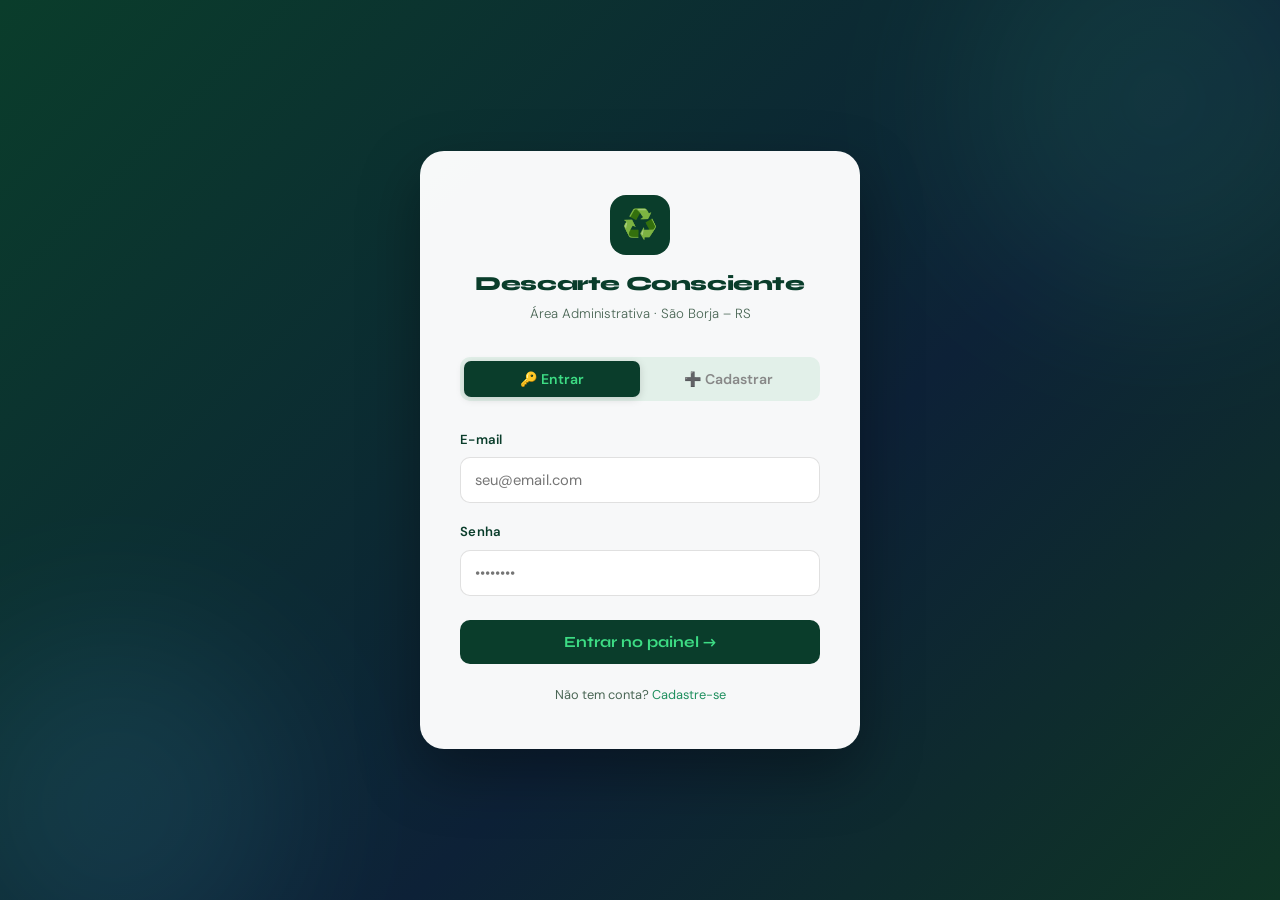
<file: painel.html>
<!DOCTYPE html>
<html lang="pt-BR">
<head>
  <meta charset="UTF-8">
  <meta name="viewport" content="width=device-width, initial-scale=1.0">
  <title>Painel Admin – Descarte Consciente</title>
  <link rel="stylesheet" href="css/style.css">
  <style>
    /* ── Layout do painel ── */
    body { background: #f4f7f5; }

    .painel-wrapper {
      display: -webkit-box;
      display: -ms-flexbox;
      display: flex;
      min-height: 100vh;
    }

    /* SIDEBAR */
    .sidebar {
      width: 256px;
      background: var(--verde-escuro);
      display: -webkit-box;
      display: -ms-flexbox;
      display: flex;
      -webkit-box-orient: vertical;
      -webkit-box-direction: normal;
          -ms-flex-direction: column;
              flex-direction: column;
      position: fixed;
      top: 0; left: 0; bottom: 0;
      z-index: 200;
      -webkit-transition: -webkit-transform 0.3s;
              transition: transform 0.3s;
    }
    .sidebar-logo {
      padding: 24px 20px 20px;
      border-bottom: 1px solid rgba(255,255,255,0.08);
    }
    .sidebar-logo .logo-title {
      font-family: 'Syne', sans-serif; font-weight: 800;
      color: var(--verde-vivo); font-size: 1rem;
      display: -webkit-box; display: -ms-flexbox; display: flex;
      align-items: center; gap: 10px;
    }
    .sidebar-logo .logo-sub {
      font-size: 0.72rem; color: rgba(255,255,255,0.60);
      margin-top: 2px; padding-left: 2px;
    }

    .sidebar-nav { padding: 16px 12px; -webkit-box-flex: 1; -ms-flex: 1; flex: 1; }
    .sidebar-label {
      font-size: 0.65rem; font-weight: 700; letter-spacing: 0.1em;
      text-transform: uppercase; color: rgba(255,255,255,0.55);
      padding: 0 8px; margin: 14px 0 6px;
    }
    .sidebar-item {
      display: -webkit-box; display: -ms-flexbox; display: flex;
      align-items: center; gap: 10px;
      padding: 10px 12px; border-radius: 8px;
      color: rgba(255,255,255,0.85); font-size: 0.88rem; font-weight: 500;
      cursor: pointer; border: none; background: transparent;
      width: 100%; text-align: left; font-family: 'DM Sans', sans-serif;
      -webkit-transition: all 0.2s; transition: all 0.2s;
      text-decoration: none;
    }
    .sidebar-item:hover { background: rgba(255,255,255,0.07); color: #fff; }
    .sidebar-item.active { background: rgba(61,220,132,0.15); color: var(--verde-vivo); }
    .sidebar-item .item-icon { font-size: 1rem; width: 20px; text-align: center; }

    .sidebar-footer {
      padding: 16px 12px;
      border-top: 1px solid rgba(255,255,255,0.08);
    }
    .sidebar-user {
      display: -webkit-box; display: -ms-flexbox; display: flex;
      align-items: center; gap: 10px; margin-bottom: 10px;
    }
    .user-avatar {
      width: 34px; height: 34px; border-radius: 50%;
      background: var(--verde-claro);
      display: -webkit-box; display: -ms-flexbox; display: flex;
      align-items: center; justify-content: center;
      font-size: 0.9rem; font-weight: 700; color: #fff;
      font-family: 'Syne', sans-serif; -ms-flex-negative: 0; flex-shrink: 0;
    }
    .user-info .user-name { font-size: 0.83rem; color: #fff; font-weight: 600; }
    .user-info .user-role { font-size: 0.72rem; color: rgba(255,255,255,0.65); }
    .btn-logout {
      width: 100%; padding: 9px; border-radius: 8px;
      background: rgba(224,91,58,0.12); border: 1px solid rgba(224,91,58,0.25);
      color: #ff8c78; font-size: 0.82rem; font-weight: 600;
      cursor: pointer; font-family: 'DM Sans', sans-serif;
      -webkit-transition: all 0.2s; transition: all 0.2s;
    }
    .btn-logout:hover { background: rgba(224,91,58,0.2); }

    /* CONTEÚDO PRINCIPAL */
    .main-content {
      margin-left: 256px;
      -webkit-box-flex: 1; -ms-flex: 1; flex: 1;
      display: -webkit-box; display: -ms-flexbox; display: flex;
      -webkit-box-orient: vertical; -webkit-box-direction: normal;
          -ms-flex-direction: column; flex-direction: column;
    }

    .topbar {
      background: #fff; padding: 16px 32px;
      display: -webkit-box; display: -ms-flexbox; display: flex;
      align-items: center; justify-content: space-between;
      border-bottom: 1px solid rgba(0,0,0,0.07);
      position: sticky; top: 0; z-index: 100;
    }
    .topbar h2 {
      font-family: 'Syne', sans-serif; font-size: 1.15rem;
      font-weight: 800; color: var(--verde-escuro); letter-spacing: -0.02em;
    }
    .topbar-right { display: -webkit-box; display: -ms-flexbox; display: flex; align-items: center; gap: 12px; }
    .topbar-badge {
      background: var(--cinza-claro); color: var(--verde-medio);
      padding: 5px 12px; border-radius: 100px;
      font-size: 0.78rem; font-weight: 700;
    }

    /* Hamburger para mobile no painel */
    .sidebar-toggle {
      display: none; background: none; border: none;
      cursor: pointer; padding: 6px; color: var(--verde-escuro);
    }
    .sidebar-toggle svg { display: block; }

    .painel-body { padding: 32px; -webkit-box-flex: 1; -ms-flex: 1; flex: 1; }

    /* ── ABAS DO PAINEL ── */
    .painel-tabs {
      display: -webkit-box; display: -ms-flexbox; display: flex;
      gap: 4px; margin-bottom: 28px; flex-wrap: wrap;
    }
    .painel-tab {
      padding: 9px 20px; border-radius: 8px;
      border: 1.5px solid rgba(0,0,0,0.1);
      background: #fff; font-size: 0.85rem; font-weight: 600;
      color: #4a6a55; cursor: pointer; font-family: 'DM Sans', sans-serif;
      -webkit-transition: all 0.2s; transition: all 0.2s;
    }
    .painel-tab:hover { border-color: var(--verde-claro); color: var(--verde-claro); }
    .painel-tab.active {
      background: var(--verde-escuro); color: var(--verde-vivo); border-color: var(--verde-escuro);
    }

    .tab-content { display: none; }
    .tab-content.active { display: block; }

    /* ── CARDS DE MÉTRICAS ── */
    .metrics-grid {
      display: -webkit-box; display: -ms-flexbox; display: flex;
      gap: 18px; margin-bottom: 28px; flex-wrap: wrap;
    }
    .metric-card {
      background: #fff; border-radius: 14px; padding: 20px 24px;
      border: 1px solid rgba(0,0,0,0.07); -webkit-box-flex: 1; -ms-flex: 1; flex: 1;
      min-width: 160px;
    }
    .metric-card .m-label { font-size: 0.75rem; color: #4a6655; font-weight: 500; margin-bottom: 4px; }
    .metric-card .m-val {
      font-family: 'Syne', sans-serif; font-size: 2rem;
      font-weight: 800; color: var(--verde-escuro); line-height: 1;
    }
    .metric-card .m-sub { font-size: 0.75rem; color: var(--verde-claro); margin-top: 4px; }

    /* ── TABELA DE PONTOS ── */
    .table-toolbar {
      display: -webkit-box; display: -ms-flexbox; display: flex;
      align-items: center; justify-content: space-between;
      margin-bottom: 16px; gap: 12px; flex-wrap: wrap;
    }
    .table-search {
      padding: 9px 14px; border: 1.5px solid rgba(0,0,0,0.1);
      border-radius: 8px; font-size: 0.88rem;
      font-family: 'DM Sans', sans-serif; outline: none;
      -webkit-transition: border-color 0.2s; transition: border-color 0.2s;
      width: 240px; background: #fff;
    }
    .table-search:focus { border-color: var(--verde-claro); }

    .btn-add {
      background: var(--verde-escuro); color: var(--verde-vivo);
      border: none; padding: 10px 20px; border-radius: 8px;
      font-size: 0.88rem; font-weight: 700; cursor: pointer;
      font-family: 'Syne', sans-serif; display: -webkit-box;
      display: -ms-flexbox; display: flex; align-items: center; gap: 7px;
      -webkit-transition: all 0.2s; transition: all 0.2s; white-space: nowrap;
    }
    .btn-add:hover { background: var(--verde-medio); }

    .table-wrap {
      background: #fff; border-radius: 16px;
      border: 1px solid rgba(0,0,0,0.07);
      overflow: hidden;
    }
    /* RNF1: overflow-x para compatibilidade em todos os navegadores */
    .table-scroll { overflow-x: auto; -webkit-overflow-scrolling: touch; }

    table { width: 100%; border-collapse: collapse; min-width: 640px; }
    thead th {
      background: var(--cinza-claro); padding: 12px 16px;
      text-align: left; font-size: 0.75rem; font-weight: 700;
      color: var(--verde-medio); letter-spacing: 0.06em; text-transform: uppercase;
      white-space: nowrap;
    }
    tbody tr { border-bottom: 1px solid rgba(0,0,0,0.05); }
    tbody tr:last-child { border-bottom: none; }
    tbody tr:hover { background: #fafff9; }
    tbody td { padding: 13px 16px; font-size: 0.87rem; color: var(--cinza-texto); vertical-align: middle; }
    .td-nome { font-weight: 600; color: var(--verde-escuro); }
    .td-tipo span {
      background: var(--cinza-claro); color: var(--verde-medio);
      padding: 3px 10px; border-radius: 100px;
      font-size: 0.72rem; font-weight: 700; white-space: nowrap;
    }
    .td-acoes {
      display: -webkit-box; display: -ms-flexbox; display: flex;
      gap: 6px; align-items: center;
    }
    .btn-ico {
      padding: 6px 12px; border-radius: 6px; border: none;
      font-size: 0.78rem; font-weight: 600; cursor: pointer;
      font-family: 'DM Sans', sans-serif;
      -webkit-transition: all 0.2s; transition: all 0.2s;
    }
    .btn-ver   { background: #edf6ff; color: #2980b9; }
    .btn-editar{ background: #f0fff7; color: var(--verde-medio); }
    .btn-excluir{ background: #fff0ed; color: #c0392b; }
    .btn-ico:hover { opacity: 0.75; }

    .tabela-vazia { text-align: center; padding: 48px; color: #5a7a60; }
    .tabela-vazia .empty-icon { font-size: 2.5rem; margin-bottom: 8px; }

    /* ── MODAL (RF2 / RF3) ── */
    .modal-overlay {
      position: fixed; inset: 0;
      background: rgba(10,30,20,0.55);
      -webkit-backdrop-filter: blur(4px);
              backdrop-filter: blur(4px);
      z-index: 500;
      display: -webkit-box; display: -ms-flexbox; display: flex;
      align-items: center; justify-content: center;
      padding: 20px;
      opacity: 0; pointer-events: none;
      -webkit-transition: opacity 0.25s; transition: opacity 0.25s;
    }
    .modal-overlay.open { opacity: 1; pointer-events: all; }

    .modal {
      background: #fff; border-radius: 20px;
      width: 100%; max-width: 580px;
      max-height: 90vh; overflow-y: auto;
      -webkit-box-shadow: 0 24px 60px rgba(0,0,0,0.25);
              box-shadow: 0 24px 60px rgba(0,0,0,0.25);
      -webkit-transform: translateY(20px);
              transform: translateY(20px);
      -webkit-transition: -webkit-transform 0.25s; transition: transform 0.25s;
    }
    .modal-overlay.open .modal { -webkit-transform: translateY(0); transform: translateY(0); }

    .modal-header {
      padding: 24px 28px 0;
      display: -webkit-box; display: -ms-flexbox; display: flex;
      align-items: flex-start; justify-content: space-between;
    }
    .modal-header h3 {
      font-family: 'Syne', sans-serif; font-size: 1.1rem;
      font-weight: 800; color: var(--verde-escuro); letter-spacing: -0.02em;
    }
    .modal-close {
      background: var(--cinza-claro); border: none;
      width: 32px; height: 32px; border-radius: 50%;
      cursor: pointer; font-size: 1rem; color: #4a6655;
      display: -webkit-box; display: -ms-flexbox; display: flex;
      align-items: center; justify-content: center;
      -webkit-transition: all 0.2s; transition: all 0.2s; -ms-flex-negative: 0; flex-shrink: 0;
    }
    .modal-close:hover { background: #fde; color: #c0392b; }

    .modal-body { padding: 20px 28px 28px; }

    /* Formulário dentro do modal (RF2) */
    .mform-grid {
      display: -webkit-box; display: -ms-flexbox; display: flex;
      gap: 16px; flex-wrap: wrap;
    }
    .mform-grid .form-group { -webkit-box-flex: 1; -ms-flex: 1; flex: 1; min-width: 220px; }
    .form-group select {
      width: 100%; padding: 12px 14px;
      border: 1.5px solid rgba(0,0,0,0.12); border-radius: 10px;
      font-size: 0.92rem; font-family: 'DM Sans', sans-serif;
      outline: none; color: var(--cinza-texto); background: #fff;
      -webkit-transition: border-color 0.2s; transition: border-color 0.2s;
      -webkit-appearance: none; appearance: none;
      background-image: url("data:image/svg+xml,%3Csvg xmlns='http://www.w3.org/2000/svg' width='12' height='12' viewBox='0 0 12 12'%3E%3Cpath fill='%23888' d='M6 8L1 3h10z'/%3E%3C/svg%3E");
      background-repeat: no-repeat; background-position: right 14px center;
      padding-right: 36px;
    }
    .form-group select:focus { border-color: var(--verde-claro); }
    .form-group textarea {
      width: 100%; padding: 12px 14px;
      border: 1.5px solid rgba(0,0,0,0.12); border-radius: 10px;
      font-size: 0.92rem; font-family: 'DM Sans', sans-serif;
      outline: none; resize: vertical; color: var(--cinza-texto);
      -webkit-transition: border-color 0.2s; transition: border-color 0.2s;
    }
    .form-group textarea:focus { border-color: var(--verde-claro); }

    .aceita-tags {
      display: -webkit-box; display: -ms-flexbox; display: flex;
      flex-wrap: wrap; gap: 6px; margin-top: 6px;
    }
    .aceita-tag {
      background: var(--cinza-claro); color: var(--verde-medio);
      padding: 4px 10px; border-radius: 100px;
      font-size: 0.75rem; font-weight: 600;
      display: -webkit-box; display: -ms-flexbox; display: flex;
      align-items: center; gap: 4px;
    }
    .aceita-tag button {
      background: none; border: none; cursor: pointer;
      color: #aaa; font-size: 0.8rem; padding: 0 0 0 2px;
      line-height: 1;
    }
    .aceita-tag button:hover { color: #c0392b; }
    .aceita-input-row {
      display: -webkit-box; display: -ms-flexbox; display: flex; gap: 8px; margin-top: 8px;
    }
    .aceita-input-row input {
      -webkit-box-flex: 1; -ms-flex: 1; flex: 1;
      padding: 9px 12px; border: 1.5px solid rgba(0,0,0,0.12);
      border-radius: 8px; font-size: 0.85rem;
      font-family: 'DM Sans', sans-serif; outline: none;
    }
    .aceita-input-row input:focus { border-color: var(--verde-claro); }
    .aceita-input-row button {
      padding: 9px 14px; background: var(--verde-escuro);
      color: var(--verde-vivo); border: none; border-radius: 8px;
      cursor: pointer; font-size: 0.85rem; font-weight: 700;
      font-family: 'Syne', sans-serif; white-space: nowrap;
    }

    .modal-footer {
      display: -webkit-box; display: -ms-flexbox; display: flex;
      gap: 10px; justify-content: flex-end; padding-top: 16px;
      border-top: 1px solid rgba(0,0,0,0.07); margin-top: 20px;
    }
    .btn-cancelar {
      padding: 10px 20px; border-radius: 8px;
      border: 1.5px solid rgba(0,0,0,0.1); background: #fff;
      font-size: 0.88rem; font-weight: 600; cursor: pointer;
      font-family: 'DM Sans', sans-serif; color: #2c4a35;
    }
    .btn-salvar {
      padding: 10px 24px; border-radius: 8px;
      background: var(--verde-escuro); color: var(--verde-vivo);
      border: none; font-size: 0.88rem; font-weight: 700;
      cursor: pointer; font-family: 'Syne', sans-serif;
      -webkit-transition: all 0.2s; transition: all 0.2s;
    }
    .btn-salvar:hover { background: var(--verde-medio); }

    /* Modal de detalhes (RF3) */
    .detalhe-section { margin-bottom: 20px; }
    .detalhe-label {
      font-size: 0.72rem; font-weight: 700; letter-spacing: 0.07em;
      text-transform: uppercase; color: #5a7a65; margin-bottom: 4px;
    }
    .detalhe-val { font-size: 0.92rem; color: var(--cinza-texto); }
    .detalhe-tags { display: -webkit-box; display: -ms-flexbox; display: flex; flex-wrap: wrap; gap: 6px; margin-top: 4px; }
    .detalhe-tag {
      background: var(--cinza-claro); color: var(--verde-medio);
      padding: 4px 10px; border-radius: 100px; font-size: 0.75rem; font-weight: 600;
    }
    .detalhe-grid {
      display: -webkit-box; display: -ms-flexbox; display: flex;
      gap: 20px; flex-wrap: wrap;
    }
    .detalhe-grid .detalhe-section { -webkit-box-flex: 1; -ms-flex: 1; flex: 1; min-width: 180px; }

    /* Toast */
    .toast {
      position: fixed; bottom: 24px; right: 24px;
      background: var(--verde-escuro); color: var(--verde-vivo);
      padding: 12px 20px; border-radius: 10px;
      font-size: 0.88rem; font-weight: 600;
      -webkit-box-shadow: 0 8px 24px rgba(0,0,0,0.25);
              box-shadow: 0 8px 24px rgba(0,0,0,0.25);
      z-index: 999; opacity: 0;
      -webkit-transform: translateY(10px); transform: translateY(10px);
      -webkit-transition: all 0.3s; transition: all 0.3s;
      pointer-events: none;
    }
    .toast.show { opacity: 1; -webkit-transform: translateY(0); transform: translateY(0); }

    /* Alerta modal */
    .modal-alert {
      padding: 10px 14px; border-radius: 8px;
      font-size: 0.83rem; margin-bottom: 14px; display: none;
    }
    .modal-alert.erro { background:#fff0ed;color:#c0392b;border:1px solid #fdc6bb; display:block; }
    .modal-alert.ok   { background:#edfff5;color:#1a6b47;border:1px solid #a8e6c3; display:block; }

    /* RNF2 – responsividade do painel */
    @media (max-width: 860px) {
      .sidebar {
        -webkit-transform: translateX(-100%);
                transform: translateX(-100%);
      }
      .sidebar.open {
        -webkit-transform: translateX(0);
                transform: translateX(0);
      }
      .main-content { margin-left: 0; }
      .sidebar-toggle { display: block; }
      .painel-body { padding: 20px 16px; }
      .topbar { padding: 14px 16px; }
      .table-search { width: 100%; }
      .table-toolbar { -webkit-box-orient: vertical; -webkit-box-direction: normal; -ms-flex-direction: column; flex-direction: column; align-items: stretch; }
      .metrics-grid { flex-direction: column; }
    }
  </style>
</head>
<body>

<div class="painel-wrapper">

  <!-- SIDEBAR -->
  <aside class="sidebar" id="sidebar" role="navigation" aria-label="Menu administrativo">
    <div class="sidebar-logo">
      <div class="logo-title">
        <span>♻️</span> Descarte Consciente
      </div>
      <div class="logo-sub">Painel Administrativo</div>
    </div>

    <nav class="sidebar-nav">
      <div class="sidebar-label">Principal</div>
      <button class="sidebar-item active" onclick="mostrarAba('dashboard')" id="nav-dashboard">
        <span class="item-icon">📊</span> Dashboard
      </button>
      <button class="sidebar-item" onclick="mostrarAba('pontos')" id="nav-pontos">
        <span class="item-icon">📍</span> Pontos de Coleta
      </button>
      <button class="sidebar-item" onclick="mostrarAba('usuarios')" id="nav-usuarios">
        <span class="item-icon">👤</span> Usuários
      </button>

      <div class="sidebar-label">Site Público</div>
      <a href="index.html" class="sidebar-item" target="_blank">
        <span class="item-icon">🏠</span> Ver Home
      </a>
      <a href="mapa.html" class="sidebar-item" target="_blank">
        <span class="item-icon">🗺️</span> Ver Mapa
      </a>
    </nav>

    <div class="sidebar-footer">
      <div class="sidebar-user">
        <div class="user-avatar" id="sidebar-avatar">A</div>
        <div class="user-info">
          <div class="user-name" id="sidebar-nome">Admin</div>
          <div class="user-role">Administrador</div>
        </div>
      </div>
      <button class="btn-logout" onclick="fazerLogout()">🚪 Sair</button>
    </div>
  </aside>

  <!-- CONTEÚDO PRINCIPAL -->
  <div class="main-content">
    <header class="topbar">
      <div style="display:flex;align-items:center;gap:12px;">
        <button class="sidebar-toggle" onclick="toggleSidebar()" aria-label="Abrir menu">
          <svg width="20" height="20" viewBox="0 0 20 20" fill="none">
            <rect y="3" width="20" height="2" rx="1" fill="#0a3d2b"/>
            <rect y="9" width="20" height="2" rx="1" fill="#0a3d2b"/>
            <rect y="15" width="20" height="2" rx="1" fill="#0a3d2b"/>
          </svg>
        </button>
        <h2 id="topbar-title">Dashboard</h2>
      </div>
      <div class="topbar-right">
        <span class="topbar-badge" id="topbar-badge">São Borja – RS</span>
      </div>
    </header>

    <div class="painel-body">

      <!-- ── DASHBOARD ── -->
      <div class="tab-content active" id="tab-dashboard">
        <div class="metrics-grid" id="metrics-grid"></div>
        <div style="background:#fff;border-radius:16px;padding:24px;border:1px solid rgba(0,0,0,0.07);">
          <div style="font-family:'Syne',sans-serif;font-weight:800;color:var(--verde-escuro);margin-bottom:16px;font-size:1rem;">
            📋 Últimos pontos cadastrados
          </div>
          <div id="dash-lista"></div>
        </div>
      </div>

      <!-- ── PONTOS DE COLETA ── -->
      <div class="tab-content" id="tab-pontos">
        <div class="table-toolbar">
          <input type="text" class="table-search" id="busca-pontos"
            placeholder="🔍 Buscar pontos..." oninput="renderTabelaPontos()">
          <button class="btn-add" onclick="abrirModalNovoPonto()">
            ＋ Novo Ponto de Coleta
          </button>
        </div>
        <div class="table-wrap">
          <div class="table-scroll">
            <table>
              <thead>
                <tr>
                  <th>Nome</th>
                  <th>Tipo</th>
                  <th>Endereço</th>
                  <th>Horário</th>
                  <th>Criado em</th>
                  <th>Ações</th>
                </tr>
              </thead>
              <tbody id="tabela-pontos"></tbody>
            </table>
          </div>
        </div>
      </div>

      <!-- ── USUÁRIOS ── -->
      <div class="tab-content" id="tab-usuarios">
        <div class="table-wrap">
          <div class="table-scroll">
            <table>
              <thead>
                <tr>
                  <th>Nome</th>
                  <th>E-mail</th>
                  <th>Perfil</th>
                  <th>Cadastrado em</th>
                </tr>
              </thead>
              <tbody id="tabela-usuarios"></tbody>
            </table>
          </div>
        </div>
      </div>

    </div><!-- /.painel-body -->
  </div><!-- /.main-content -->
</div><!-- /.painel-wrapper -->

<!-- ── MODAL: FORMULÁRIO DE PONTO (RF2) ── -->
<div class="modal-overlay" id="modal-form" role="dialog" aria-modal="true" aria-labelledby="modal-form-titulo">
  <div class="modal">
    <div class="modal-header">
      <h3 id="modal-form-titulo">Novo Ponto de Coleta</h3>
      <button class="modal-close" onclick="fecharModal('modal-form')" aria-label="Fechar">✕</button>
    </div>
    <div class="modal-body">
      <div class="modal-alert" id="modal-form-alert"></div>

      <div class="mform-grid">
        <div class="form-group" style="flex:2;min-width:100%;">
          <label for="f-nome">Nome do local *</label>
          <input type="text" id="f-nome" placeholder="Ex: Secretaria Municipal de Meio Ambiente">
        </div>
        <div class="form-group">
          <label for="f-tipo">Tipo *</label>
          <select id="f-tipo">
            <option value="">Selecione...</option>
            <option>Ponto Permanente</option>
            <option>Coleta Especial</option>
            <option>Ponto de Entrega</option>
            <option>Parceiro</option>
            <option>Educação</option>
          </select>
        </div>
        <div class="form-group" style="min-width:100%;">
          <label for="f-endereco">Endereço completo *</label>
          <input type="text" id="f-endereco" placeholder="Rua, número – Bairro, São Borja – RS">
        </div>
        <div class="form-group">
          <label for="f-lat">Latitude</label>
          <input type="number" id="f-lat" step="any" placeholder="-28.660">
        </div>
        <div class="form-group">
          <label for="f-lng">Longitude</label>
          <input type="number" id="f-lng" step="any" placeholder="-56.003">
        </div>
        <div class="form-group">
          <label for="f-horario">Horário de funcionamento *</label>
          <input type="text" id="f-horario" placeholder="Seg a Sex · 8h às 17h">
        </div>
        <div class="form-group">
          <label for="f-telefone">Telefone</label>
          <input type="tel" id="f-telefone" placeholder="(55) 3431-0000">
        </div>
        <div class="form-group" style="min-width:100%;">
          <label for="f-descricao">Descrição *</label>
          <textarea id="f-descricao" rows="3" placeholder="Descreva o ponto de coleta..."></textarea>
        </div>
        <div class="form-group" style="min-width:100%;">
          <label>Materiais aceitos</label>
          <div class="aceita-tags" id="aceita-tags"></div>
          <div class="aceita-input-row">
            <input type="text" id="aceita-input" placeholder="Ex: Celulares">
            <button onclick="adicionarAceita()">+ Adicionar</button>
          </div>
        </div>
      </div>

      <div class="modal-footer">
        <button class="btn-cancelar" onclick="fecharModal('modal-form')">Cancelar</button>
        <button class="btn-salvar" onclick="salvarPonto()">💾 Salvar Ponto</button>
      </div>
    </div>
  </div>
</div>

<!-- ── MODAL: DETALHES DO PONTO (RF3) ── -->
<div class="modal-overlay" id="modal-detalhe" role="dialog" aria-modal="true" aria-labelledby="modal-det-titulo">
  <div class="modal">
    <div class="modal-header">
      <h3 id="modal-det-titulo">Detalhes do Ponto</h3>
      <button class="modal-close" onclick="fecharModal('modal-detalhe')" aria-label="Fechar">✕</button>
    </div>
    <div class="modal-body" id="modal-det-body"></div>
  </div>
</div>

<!-- TOAST -->
<div class="toast" id="toast"></div>

<script src="js/storage.js"></script>
<script>
// ── Proteção de rota ──────────────────────────────────────
(function () {
  var sessao = DB.getSessao();
  if (!sessao) { window.location.href = 'admin.html'; return; }
  document.getElementById('sidebar-nome').textContent = sessao.nome;
  document.getElementById('sidebar-avatar').textContent = sessao.nome.charAt(0).toUpperCase();
})();

// ── Estado temporário ─────────────────────────────────────
var editandoId = null;
var aceitaAtual = [];

// ── Navegação ─────────────────────────────────────────────
function mostrarAba(aba) {
  ['dashboard', 'pontos', 'usuarios'].forEach(function (a) {
    document.getElementById('tab-' + a).classList.toggle('active', a === aba);
    var nav = document.getElementById('nav-' + a);
    if (nav) nav.classList.toggle('active', a === aba);
  });
  var titulos = { dashboard: 'Dashboard', pontos: 'Pontos de Coleta', usuarios: 'Usuários' };
  document.getElementById('topbar-title').textContent = titulos[aba] || aba;

  if (aba === 'dashboard') renderDashboard();
  if (aba === 'pontos') renderTabelaPontos();
  if (aba === 'usuarios') renderTabelaUsuarios();

  // Fecha sidebar em mobile
  if (window.innerWidth <= 860) fecharSidebar();
}

function toggleSidebar() {
  document.getElementById('sidebar').classList.toggle('open');
}
function fecharSidebar() {
  document.getElementById('sidebar').classList.remove('open');
}

// ── Dashboard ─────────────────────────────────────────────
function renderDashboard() {
  var pontos   = DB.getPontos();
  var usuarios = DB.getUsuarios();
  var tipos    = {};
  pontos.forEach(function (p) { tipos[p.tipo] = (tipos[p.tipo] || 0) + 1; });

  var grid = document.getElementById('metrics-grid');
  grid.innerHTML = [
    { label: 'Total de pontos', val: pontos.length, sub: 'cadastrados' },
    { label: 'Pontos ativos', val: pontos.filter(function(p){return p.ativo;}).length, sub: 'em funcionamento' },
    { label: 'Tipos distintos', val: Object.keys(tipos).length, sub: 'categorias' },
    { label: 'Administradores', val: usuarios.length, sub: 'usuários' }
  ].map(function (m) {
    return '<div class="metric-card"><div class="m-label">' + m.label + '</div>' +
      '<div class="m-val">' + m.val + '</div>' +
      '<div class="m-sub">↑ ' + m.sub + '</div></div>';
  }).join('');

  var lista = document.getElementById('dash-lista');
  var ultimos = pontos.slice(-4).reverse();
  if (!ultimos.length) { lista.innerHTML = '<p style="color:#4a6655;font-size:.87rem;">Nenhum ponto cadastrado.</p>'; return; }
  lista.innerHTML = ultimos.map(function (p) {
    return '<div style="display:flex;align-items:center;gap:12px;padding:10px 0;border-bottom:1px solid rgba(0,0,0,0.05);">' +
      '<div style="width:36px;height:36px;background:var(--cinza-claro);border-radius:8px;display:flex;align-items:center;justify-content:center;font-size:1rem;">📍</div>' +
      '<div style="flex:1;">' +
        '<div style="font-weight:600;font-size:.88rem;color:var(--verde-escuro);">' + escHtml(p.nome) + '</div>' +
        '<div style="font-size:.77rem;color:#4a6655;">' + escHtml(p.tipo) + ' · ' + (p.criadoEm || '—') + '</div>' +
      '</div>' +
      '<span style="background:var(--cinza-claro);color:var(--verde-medio);padding:3px 9px;border-radius:100px;font-size:.72rem;font-weight:700;">' + escHtml(p.tipo) + '</span>' +
    '</div>';
  }).join('');
}

// ── Tabela de pontos ──────────────────────────────────────
function renderTabelaPontos() {
  var busca  = (document.getElementById('busca-pontos').value || '').toLowerCase();
  var pontos = DB.getPontos().filter(function (p) {
    return !busca ||
      p.nome.toLowerCase().includes(busca) ||
      p.tipo.toLowerCase().includes(busca) ||
      p.endereco.toLowerCase().includes(busca);
  });

  var tbody = document.getElementById('tabela-pontos');
  if (!pontos.length) {
    tbody.innerHTML = '<tr><td colspan="6"><div class="tabela-vazia">' +
      '<div class="empty-icon">📍</div>' +
      '<div>Nenhum ponto encontrado.</div></div></td></tr>';
    return;
  }
  tbody.innerHTML = pontos.map(function (p) {
    return '<tr>' +
      '<td class="td-nome">' + escHtml(p.nome) + '</td>' +
      '<td class="td-tipo"><span>' + escHtml(p.tipo) + '</span></td>' +
      '<td>' + escHtml(p.endereco) + '</td>' +
      '<td>' + escHtml(p.horario) + '</td>' +
      '<td>' + (p.criadoEm || '—') + '</td>' +
      '<td><div class="td-acoes">' +
        '<button class="btn-ico btn-ver"    onclick="verDetalhe(\'' + p.id + '\')">👁 Ver</button>' +
        '<button class="btn-ico btn-editar" onclick="editarPonto(\'' + p.id + '\')">✏️ Editar</button>' +
        '<button class="btn-ico btn-excluir" onclick="confirmarExcluir(\'' + p.id + '\',\'' + escAttr(p.nome) + '\')">🗑 Excluir</button>' +
      '</div></td>' +
    '</tr>';
  }).join('');
}

// ── Tabela de usuários ────────────────────────────────────
function renderTabelaUsuarios() {
  var usuarios = DB.getUsuarios();
  var tbody = document.getElementById('tabela-usuarios');
  if (!usuarios.length) {
    tbody.innerHTML = '<tr><td colspan="4"><div class="tabela-vazia"><div class="empty-icon">👤</div><div>Nenhum usuário.</div></div></td></tr>';
    return;
  }
  tbody.innerHTML = usuarios.map(function (u) {
    return '<tr>' +
      '<td style="font-weight:600;color:var(--verde-escuro);">' + escHtml(u.nome) + '</td>' +
      '<td>' + escHtml(u.email) + '</td>' +
      '<td><span style="background:var(--cinza-claro);color:var(--verde-medio);padding:3px 10px;border-radius:100px;font-size:.72rem;font-weight:700;">Administrador</span></td>' +
      '<td>' + (u.criadoEm || '—') + '</td>' +
    '</tr>';
  }).join('');
}

// ── Modal: Novo/Editar Ponto (RF2) ───────────────────────
function abrirModalNovoPonto() {
  editandoId = null;
  aceitaAtual = [];
  limparFormPonto();
  document.getElementById('modal-form-titulo').textContent = 'Novo Ponto de Coleta';
  abrirModal('modal-form');
}

function editarPonto(id) {
  var ponto = DB.getPontos().find(function (p) { return p.id === id; });
  if (!ponto) return;
  editandoId = id;
  aceitaAtual = (ponto.aceita || []).slice();
  document.getElementById('modal-form-titulo').textContent = 'Editar Ponto de Coleta';
  document.getElementById('f-nome').value     = ponto.nome     || '';
  document.getElementById('f-tipo').value     = ponto.tipo     || '';
  document.getElementById('f-endereco').value = ponto.endereco || '';
  document.getElementById('f-lat').value      = ponto.lat      || '';
  document.getElementById('f-lng').value      = ponto.lng      || '';
  document.getElementById('f-horario').value  = ponto.horario  || '';
  document.getElementById('f-telefone').value = ponto.telefone || '';
  document.getElementById('f-descricao').value= ponto.descricao|| '';
  renderAceitaTags();
  var al = document.getElementById('modal-form-alert');
  al.className = 'modal-alert'; al.textContent = '';
  abrirModal('modal-form');
}

function salvarPonto() {
  var nome     = document.getElementById('f-nome').value.trim();
  var tipo     = document.getElementById('f-tipo').value;
  var endereco = document.getElementById('f-endereco').value.trim();
  var horario  = document.getElementById('f-horario').value.trim();
  var descricao= document.getElementById('f-descricao').value.trim();
  var lat      = parseFloat(document.getElementById('f-lat').value) || -28.6600;
  var lng      = parseFloat(document.getElementById('f-lng').value) || -56.0050;
  var telefone = document.getElementById('f-telefone').value.trim();

  var al = document.getElementById('modal-form-alert');
  al.className = 'modal-alert'; al.textContent = '';

  if (!nome || !tipo || !endereco || !horario || !descricao) {
    al.className = 'modal-alert erro';
    al.textContent = '⚠️ Preencha todos os campos obrigatórios (*)';
    return;
  }

  var dados = { nome: nome, tipo: tipo, endereco: endereco, horario: horario,
    descricao: descricao, lat: lat, lng: lng, telefone: telefone, aceita: aceitaAtual.slice() };

  if (editandoId) {
    DB.editarPonto(editandoId, dados);
    mostrarToast('✅ Ponto atualizado com sucesso!');
  } else {
    DB.adicionarPonto(dados);
    mostrarToast('✅ Ponto cadastrado com sucesso!');
  }

  fecharModal('modal-form');
  renderTabelaPontos();
  renderDashboard();
}

function limparFormPonto() {
  ['f-nome','f-tipo','f-endereco','f-lat','f-lng','f-horario','f-telefone','f-descricao'].forEach(function (id) {
    var el = document.getElementById(id);
    if (el) el.value = '';
  });
  aceitaAtual = [];
  renderAceitaTags();
  var al = document.getElementById('modal-form-alert');
  al.className = 'modal-alert'; al.textContent = '';
}

// Materiais aceitos
function adicionarAceita() {
  var input = document.getElementById('aceita-input');
  var val = input.value.trim();
  if (!val) return;
  if (!aceitaAtual.includes(val)) {
    aceitaAtual.push(val);
    renderAceitaTags();
  }
  input.value = '';
  input.focus();
}

function removerAceita(idx) {
  aceitaAtual.splice(idx, 1);
  renderAceitaTags();
}

function renderAceitaTags() {
  var container = document.getElementById('aceita-tags');
  container.innerHTML = aceitaAtual.map(function (a, i) {
    return '<span class="aceita-tag">' + escHtml(a) +
      '<button onclick="removerAceita(' + i + ')" aria-label="Remover ' + escAttr(a) + '">✕</button>' +
    '</span>';
  }).join('');
}

document.getElementById('aceita-input').addEventListener('keydown', function (e) {
  if (e.key === 'Enter') { e.preventDefault(); adicionarAceita(); }
});

// ── Modal: Detalhes do Ponto (RF3) ───────────────────────
function verDetalhe(id) {
  var ponto = DB.getPontos().find(function (p) { return p.id === id; });
  if (!ponto) return;
  document.getElementById('modal-det-titulo').textContent = ponto.nome;

  var tags = (ponto.aceita || []).map(function (a) {
    return '<span class="detalhe-tag">' + escHtml(a) + '</span>';
  }).join('') || '<span style="color:#5a7a60;font-size:.83rem;">Não informado</span>';

  document.getElementById('modal-det-body').innerHTML =
    '<div class="detalhe-grid">' +
      ds('Tipo de ponto', ponto.tipo) +
      ds('Criado em', ponto.criadoEm || '—') +
    '</div>' +
    ds('Endereço', ponto.endereco) +
    '<div class="detalhe-grid">' +
      ds('Horário', ponto.horario) +
      ds('Telefone', ponto.telefone || 'Não informado') +
    '</div>' +
    ds('Descrição', ponto.descricao) +
    '<div class="detalhe-section"><div class="detalhe-label">Materiais aceitos</div>' +
      '<div class="detalhe-tags">' + tags + '</div></div>' +
    (ponto.lat ? '<div class="detalhe-section"><div class="detalhe-label">Coordenadas</div>' +
      '<div class="detalhe-val" style="font-family:monospace;font-size:.85rem;">' +
      'Lat: ' + ponto.lat + ' · Lng: ' + ponto.lng + '</div></div>' : '') +
    '<div class="modal-footer">' +
      '<button class="btn-cancelar" onclick="fecharModal(\'modal-detalhe\')">Fechar</button>' +
      '<button class="btn-salvar" onclick="fecharModal(\'modal-detalhe\');editarPonto(\'' + ponto.id + '\')">✏️ Editar</button>' +
    '</div>';

  abrirModal('modal-detalhe');
}

function ds(label, val) {
  return '<div class="detalhe-section">' +
    '<div class="detalhe-label">' + label + '</div>' +
    '<div class="detalhe-val">' + escHtml(String(val || '')) + '</div>' +
  '</div>';
}

// ── Excluir ───────────────────────────────────────────────
function confirmarExcluir(id, nome) {
  if (confirm('Remover o ponto "' + nome + '"?\n\nEsta ação não pode ser desfeita.')) {
    DB.removerPonto(id);
    renderTabelaPontos();
    renderDashboard();
    mostrarToast('🗑 Ponto removido.');
  }
}

// ── Modal helpers ─────────────────────────────────────────
function abrirModal(id) { document.getElementById(id).classList.add('open'); }
function fecharModal(id) { document.getElementById(id).classList.remove('open'); }

// Fechar modal clicando no overlay
document.querySelectorAll('.modal-overlay').forEach(function (overlay) {
  overlay.addEventListener('click', function (e) {
    if (e.target === overlay) overlay.classList.remove('open');
  });
});

// Fechar modal com ESC
document.addEventListener('keydown', function (e) {
  if (e.key === 'Escape') {
    document.querySelectorAll('.modal-overlay.open').forEach(function (m) {
      m.classList.remove('open');
    });
  }
});

// ── Toast ─────────────────────────────────────────────────
function mostrarToast(msg) {
  var t = document.getElementById('toast');
  t.textContent = msg;
  t.classList.add('show');
  setTimeout(function () { t.classList.remove('show'); }, 3000);
}

// ── Logout ────────────────────────────────────────────────
function fazerLogout() {
  if (confirm('Deseja sair do painel administrativo?')) {
    DB.logout();
    window.location.href = 'admin.html';
  }
}

// ── Segurança: escape de HTML ─────────────────────────────
function escHtml(str) {
  return String(str)
    .replace(/&/g, '&amp;')
    .replace(/</g, '&lt;')
    .replace(/>/g, '&gt;')
    .replace(/"/g, '&quot;')
    .replace(/'/g, '&#39;');
}
function escAttr(str) { return escHtml(str); }

// ── Init ──────────────────────────────────────────────────
renderDashboard();
</script>
</body>
</html>
</file>
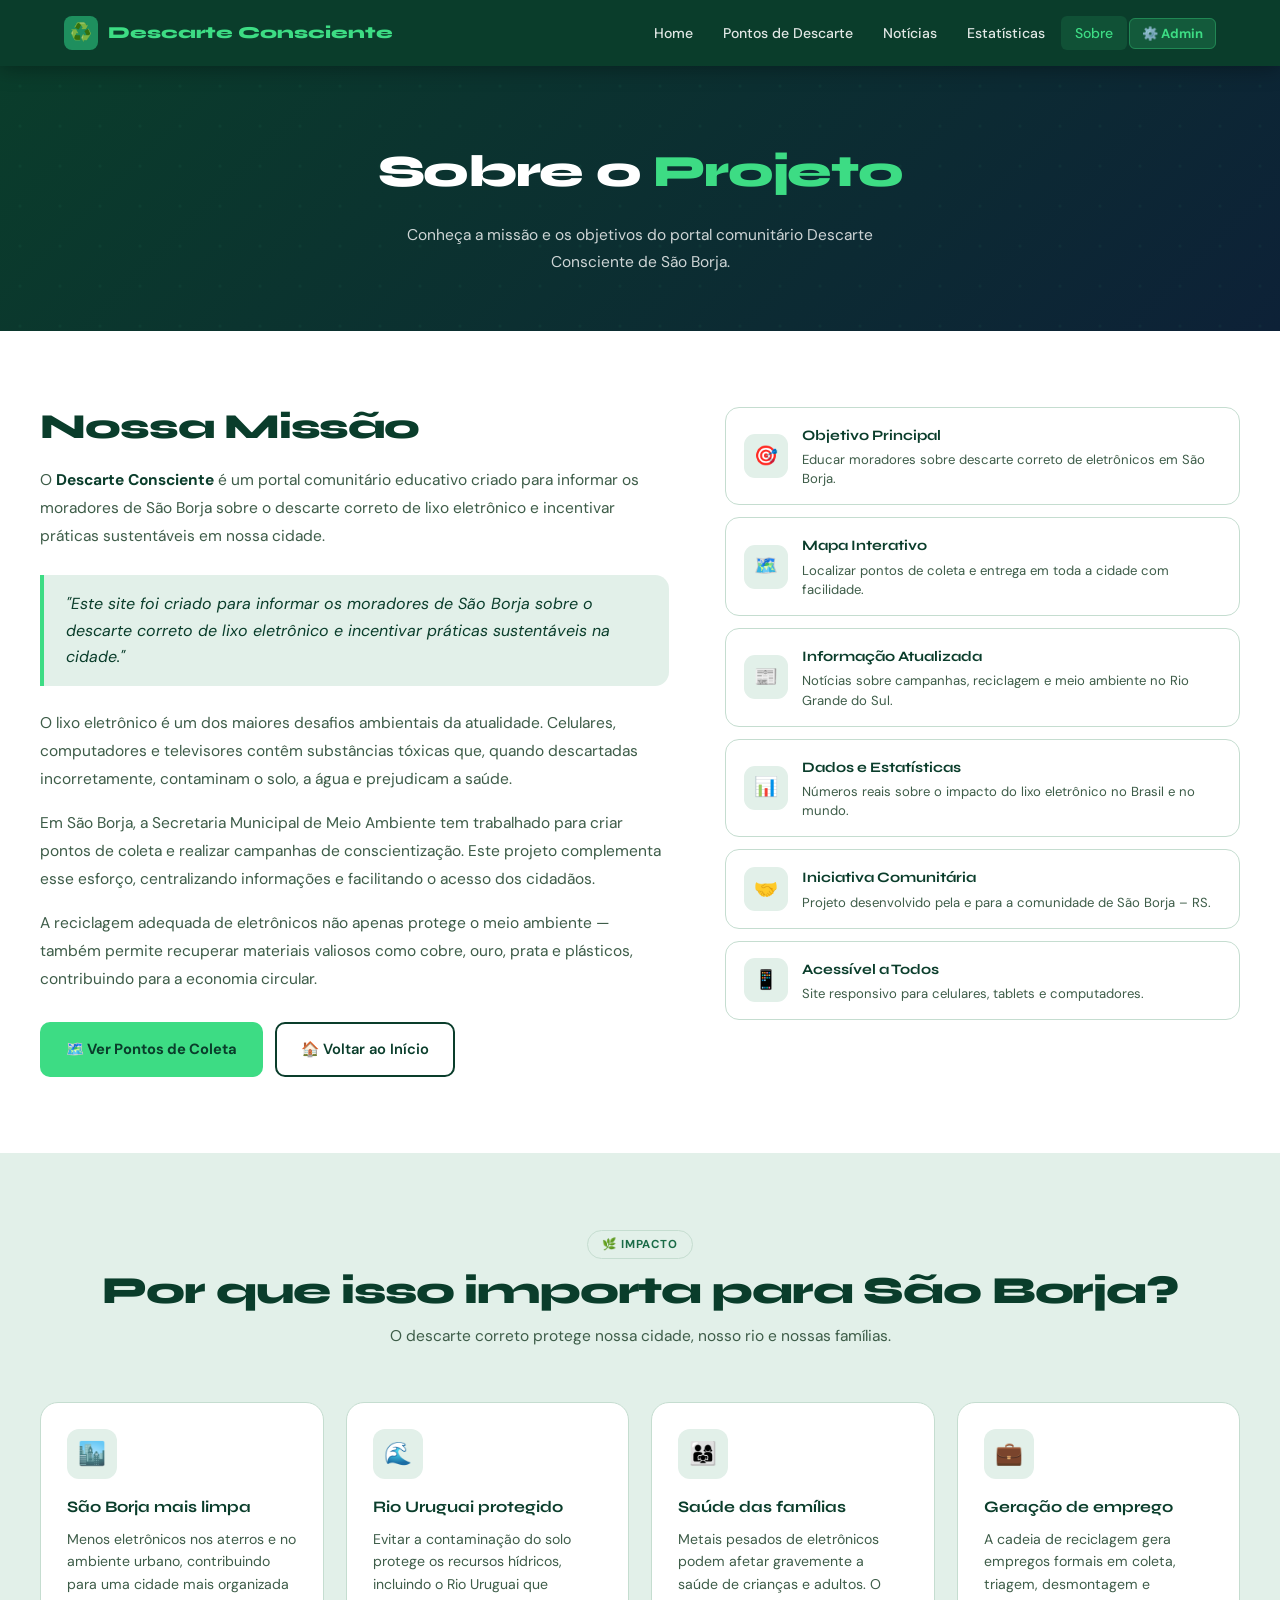
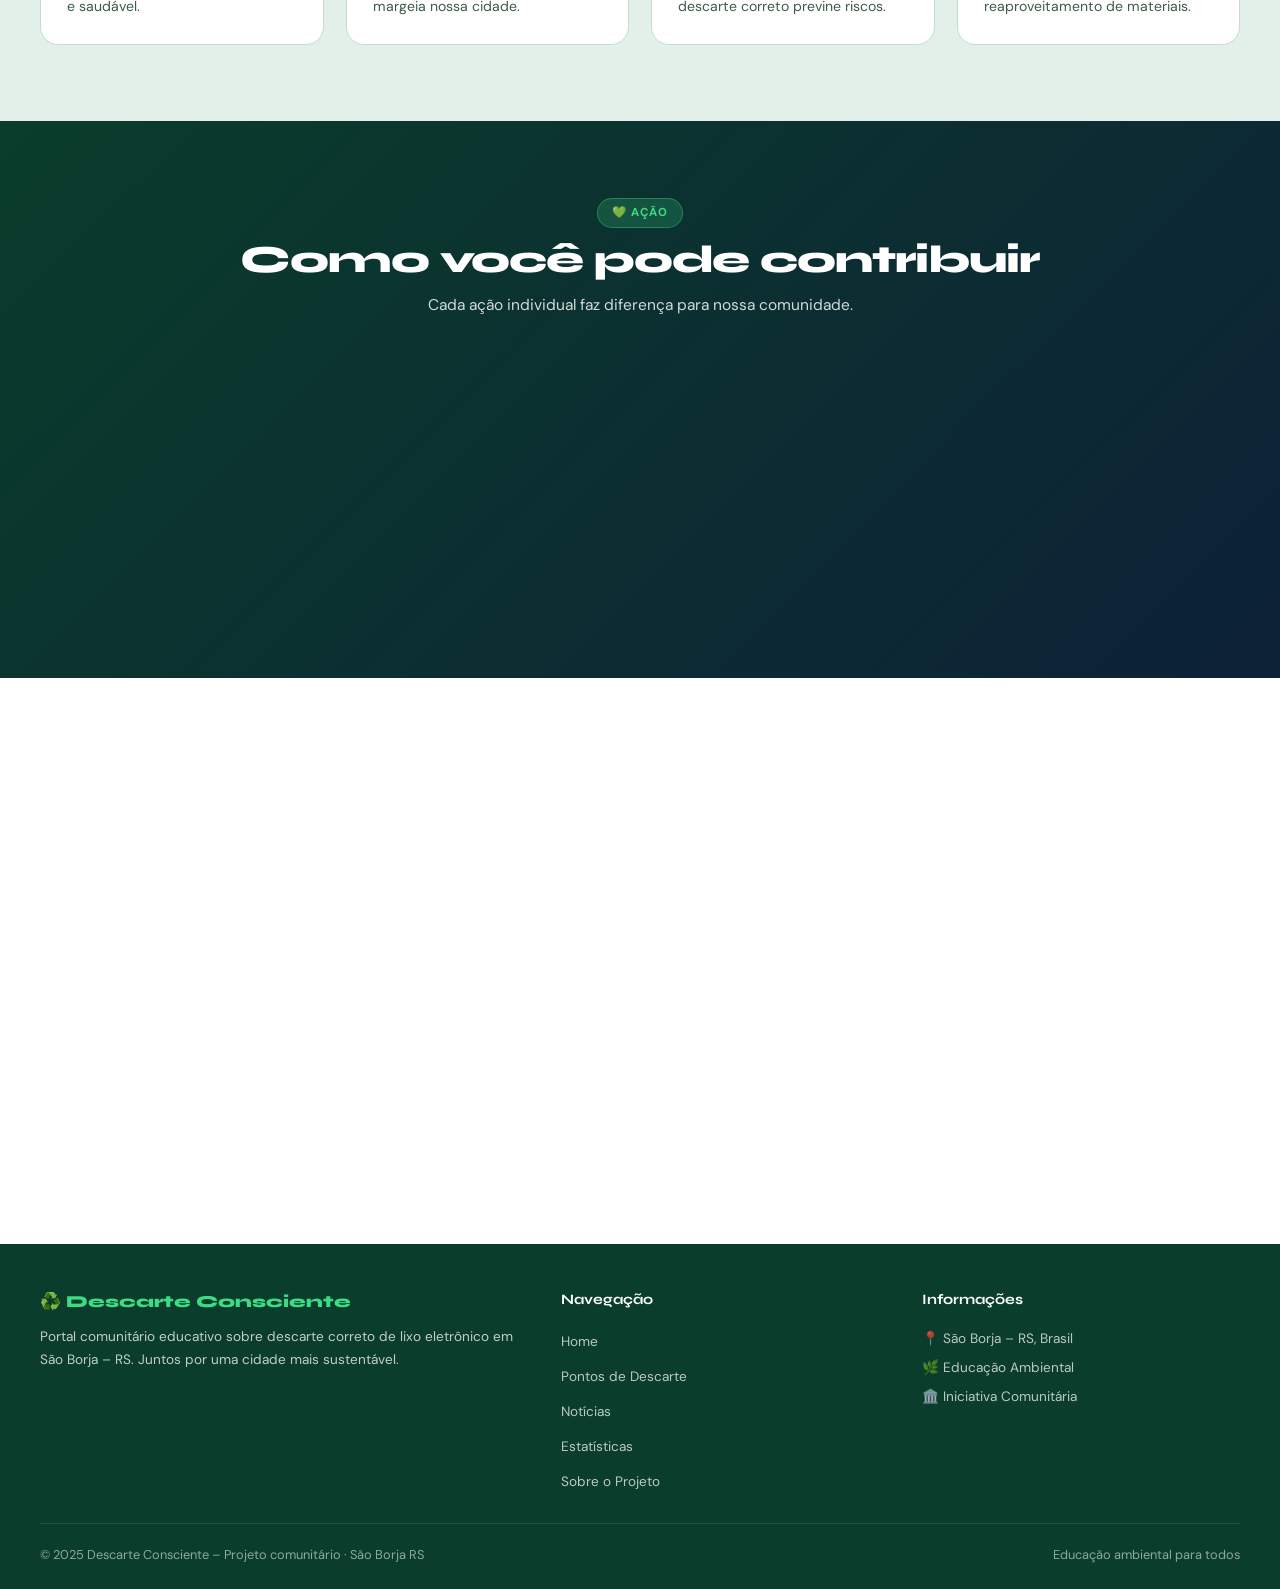
<file: sobre.html>
<!DOCTYPE html>
<html lang="pt-BR">
<head>
  <meta charset="UTF-8">
  <meta name="viewport" content="width=device-width, initial-scale=1.0">
  <title>Sobre o Projeto – Descarte Consciente São Borja</title>
  <link rel="stylesheet" href="css/style.css">
  <style>
    /* ── Sobre: estilos próprios ── */
    .missao-grid {
      display: grid;
      grid-template-columns: 1.1fr 0.9fr;
      gap: 56px;
      align-items: start;
    }

    .missao-texto h2 {
      font-family: 'Syne', sans-serif;
      font-size: clamp(1.6rem, 3vw, 2.2rem);
      font-weight: 800;
      color: var(--verde-escuro);
      letter-spacing: -0.03em;
      margin-bottom: 20px;
      line-height: 1.15;
    }
    .missao-texto p {
      color: var(--cinza-sub);
      font-size: 0.97rem;
      line-height: 1.8;
      margin-bottom: 16px;
    }
    .missao-texto strong { color: var(--verde-escuro); font-weight: 700; }

    .missao-quote {
      border-left: 4px solid var(--verde-vivo);
      padding: 16px 22px;
      background: var(--cinza-claro);
      border-radius: 0 14px 14px 0;
      color: var(--verde-escuro);
      font-style: italic;
      font-size: 1rem;
      margin: 24px 0;
      line-height: 1.65;
    }

    .missao-btns {
      display: flex;
      gap: 12px;
      flex-wrap: wrap;
      margin-top: 28px;
    }

    /* Botão secundário sobre fundo BRANCO — usa cor escura */
    .btn-outline-verde {
      background: transparent;
      color: var(--verde-escuro);
      padding: 13px 24px;
      border-radius: 10px;
      text-decoration: none;
      font-weight: 600;
      font-size: 0.92rem;
      border: 2px solid var(--verde-escuro);
      display: inline-flex;
      align-items: center;
      gap: 8px;
      transition: all 0.2s;
    }
    .btn-outline-verde:hover {
      background: var(--verde-escuro);
      color: var(--verde-vivo);
    }

    /* Cards de funcionalidades */
    .feat-cards {
      display: flex;
      flex-direction: column;
      gap: 12px;
    }
    .feat-card {
      background: #fff;
      border: 1px solid var(--cinza-medio);
      border-radius: 14px;
      padding: 16px 18px;
      display: flex;
      align-items: center;
      gap: 14px;
      transition: all 0.2s;
    }
    .feat-card:hover {
      border-color: var(--verde-claro);
      box-shadow: 0 4px 16px var(--sombra);
      transform: translateX(4px);
    }
    .feat-icon {
      width: 44px; height: 44px;
      border-radius: 11px;
      background: var(--cinza-claro);
      display: flex; align-items: center; justify-content: center;
      font-size: 1.2rem;
      flex-shrink: 0;
    }
    .feat-card h4 {
      font-family: 'Syne', sans-serif;
      font-weight: 700;
      font-size: 0.9rem;
      color: var(--verde-escuro);
      margin-bottom: 2px;
    }
    .feat-card p {
      font-size: 0.82rem;
      color: var(--cinza-sub);
      line-height: 1.45;
    }

    /* Seção impacto sobre fundo cinza */
    .impacto-section { background: var(--cinza-claro); }

    /* Seção parceiros */
    .parceiro-card {
      background: #fff;
      border: 1px solid var(--cinza-medio);
      border-radius: 16px;
      padding: 24px;
      display: flex;
      gap: 16px;
      align-items: flex-start;
      transition: all 0.2s;
    }
    .parceiro-card:hover {
      box-shadow: 0 6px 24px var(--sombra);
      transform: translateY(-3px);
    }
    .parceiro-icon {
      width: 48px; height: 48px;
      border-radius: 12px;
      background: var(--cinza-claro);
      display: flex; align-items: center; justify-content: center;
      font-size: 1.4rem;
      flex-shrink: 0;
    }
    .parceiro-card h3 {
      font-family: 'Syne', sans-serif;
      font-weight: 700; font-size: 0.97rem;
      color: var(--verde-escuro); margin-bottom: 6px;
    }
    .parceiro-card p {
      font-size: 0.86rem; color: var(--cinza-sub);
      line-height: 1.6;
    }

    @media (max-width: 860px) {
      .missao-grid { grid-template-columns: 1fr; gap: 36px; }
    }
  </style>
</head>
<body>

<nav>
  <div class="nav-container">
    <a href="index.html" class="nav-logo">
      <div class="nav-logo-icon">♻️</div>
      Descarte Consciente
    </a>
    <ul class="nav-links">
      <li><a href="index.html">Home</a></li>
      <li><a href="mapa.html">Pontos de Descarte</a></li>
      <li><a href="noticias.html">Notícias</a></li>
      <li><a href="estatisticas.html">Estatísticas</a></li>
      <li><a href="sobre.html" class="active">Sobre</a></li>
      <li><a href="admin.html" style="background:rgba(61,220,132,0.18);border:1px solid rgba(61,220,132,0.35);border-radius:6px;padding:6px 12px;color:#3ddc84;font-size:.82rem;font-weight:700;">⚙️ Admin</a></li>
    </ul>
    <div class="hamburger" onclick="toggleMenu()"><span></span><span></span><span></span></div>
  </div>
</nav>

<div class="page-header">
  <h1>Sobre o <span>Projeto</span></h1>
  <p>Conheça a missão e os objetivos do portal comunitário Descarte Consciente de São Borja.</p>
</div>

<!-- ── MISSÃO ── -->
<section style="background:#fff;">
  <div class="container">
    <div class="missao-grid">

      <div class="missao-texto fade-in">
        <h2>Nossa Missão</h2>
        <p>
          O <strong>Descarte Consciente</strong> é um portal comunitário educativo criado para
          informar os moradores de São Borja sobre o descarte correto de lixo eletrônico e
          incentivar práticas sustentáveis em nossa cidade.
        </p>
        <div class="missao-quote">
          "Este site foi criado para informar os moradores de São Borja sobre o descarte
          correto de lixo eletrônico e incentivar práticas sustentáveis na cidade."
        </div>
        <p>
          O lixo eletrônico é um dos maiores desafios ambientais da atualidade. Celulares,
          computadores e televisores contêm substâncias tóxicas que, quando descartadas
          incorretamente, contaminam o solo, a água e prejudicam a saúde.
        </p>
        <p>
          Em São Borja, a Secretaria Municipal de Meio Ambiente tem trabalhado para criar
          pontos de coleta e realizar campanhas de conscientização. Este projeto complementa
          esse esforço, centralizando informações e facilitando o acesso dos cidadãos.
        </p>
        <p>
          A reciclagem adequada de eletrônicos não apenas protege o meio ambiente — também
          permite recuperar materiais valiosos como cobre, ouro, prata e plásticos,
          contribuindo para a economia circular.
        </p>
        <div class="missao-btns">
          <a href="mapa.html" class="btn-primary">🗺️ Ver Pontos de Coleta</a>
          <a href="index.html" class="btn-outline-verde">🏠 Voltar ao Início</a>
        </div>
      </div>

      <div class="feat-cards fade-in">
        <div class="feat-card">
          <div class="feat-icon">🎯</div>
          <div>
            <h4>Objetivo Principal</h4>
            <p>Educar moradores sobre descarte correto de eletrônicos em São Borja.</p>
          </div>
        </div>
        <div class="feat-card">
          <div class="feat-icon">🗺️</div>
          <div>
            <h4>Mapa Interativo</h4>
            <p>Localizar pontos de coleta e entrega em toda a cidade com facilidade.</p>
          </div>
        </div>
        <div class="feat-card">
          <div class="feat-icon">📰</div>
          <div>
            <h4>Informação Atualizada</h4>
            <p>Notícias sobre campanhas, reciclagem e meio ambiente no Rio Grande do Sul.</p>
          </div>
        </div>
        <div class="feat-card">
          <div class="feat-icon">📊</div>
          <div>
            <h4>Dados e Estatísticas</h4>
            <p>Números reais sobre o impacto do lixo eletrônico no Brasil e no mundo.</p>
          </div>
        </div>
        <div class="feat-card">
          <div class="feat-icon">🤝</div>
          <div>
            <h4>Iniciativa Comunitária</h4>
            <p>Projeto desenvolvido pela e para a comunidade de São Borja – RS.</p>
          </div>
        </div>
        <div class="feat-card">
          <div class="feat-icon">📱</div>
          <div>
            <h4>Acessível a Todos</h4>
            <p>Site responsivo para celulares, tablets e computadores.</p>
          </div>
        </div>
      </div>

    </div>
  </div>
</section>

<!-- ── IMPACTO ── -->
<section class="impacto-section">
  <div class="container">
    <div class="section-header fade-in">
      <span class="section-tag">🌿 Impacto</span>
      <h2 class="section-title">Por que isso importa para São Borja?</h2>
      <p class="section-desc">O descarte correto protege nossa cidade, nosso rio e nossas famílias.</p>
    </div>
    <div class="cards-grid">
      <div class="card fade-in">
        <div class="card-icon">🏙️</div>
        <h3>São Borja mais limpa</h3>
        <p>Menos eletrônicos nos aterros e no ambiente urbano, contribuindo para uma cidade mais organizada e saudável.</p>
      </div>
      <div class="card fade-in">
        <div class="card-icon">🌊</div>
        <h3>Rio Uruguai protegido</h3>
        <p>Evitar a contaminação do solo protege os recursos hídricos, incluindo o Rio Uruguai que margeia nossa cidade.</p>
      </div>
      <div class="card fade-in">
        <div class="card-icon">👨‍👩‍👧</div>
        <h3>Saúde das famílias</h3>
        <p>Metais pesados de eletrônicos podem afetar gravemente a saúde de crianças e adultos. O descarte correto previne riscos.</p>
      </div>
      <div class="card fade-in">
        <div class="card-icon">💼</div>
        <h3>Geração de emprego</h3>
        <p>A cadeia de reciclagem gera empregos formais em coleta, triagem, desmontagem e reaproveitamento de materiais.</p>
      </div>
    </div>
  </div>
</section>

<!-- ── COMO CONTRIBUIR ── -->
<section class="como-section">
  <div class="container">
    <div class="section-header fade-in">
      <span class="section-tag" style="background:rgba(61,220,132,0.2);color:#3ddc84;border-color:rgba(61,220,132,0.35);">💚 Ação</span>
      <h2 class="section-title" style="color:#ffffff;">Como você pode contribuir</h2>
      <p class="section-desc" style="color:rgba(255,255,255,0.82);">Cada ação individual faz diferença para nossa comunidade.</p>
    </div>
    <div class="steps">
      <div class="step fade-in">
        <div class="step-num">💡</div>
        <h3>Eduque seu entorno</h3>
        <p>Compartilhe este site com família, amigos e vizinhos. A mudança começa com informação.</p>
      </div>
      <div class="step fade-in">
        <div class="step-num">♻️</div>
        <h3>Descarte corretamente</h3>
        <p>Use os pontos de coleta mapeados aqui. Nunca jogue eletrônicos no lixo comum.</p>
      </div>
      <div class="step fade-in">
        <div class="step-num">📢</div>
        <h3>Participe das campanhas</h3>
        <p>Fique atento às campanhas da Prefeitura e leve seus equipamentos nos dias de coleta especial.</p>
      </div>
      <div class="step fade-in">
        <div class="step-num">🏫</div>
        <h3>Leve à escola</h3>
        <p>Incentive escolas e empresas de São Borja a adotarem pontos de coleta permanentes.</p>
      </div>
    </div>
  </div>
</section>

<!-- ── PARCEIROS ── -->
<section style="background:#fff;">
  <div class="container">
    <div class="section-header fade-in">
      <span class="section-tag">🤝 Parceiros</span>
      <h2 class="section-title">Entidades Relacionadas</h2>
      <p class="section-desc">Organizações que atuam no tema em São Borja e no Rio Grande do Sul.</p>
    </div>
    <div class="cards-grid">
      <div class="parceiro-card fade-in">
        <div class="parceiro-icon">🏛️</div>
        <div>
          <h3>Prefeitura de São Borja</h3>
          <p>Secretaria Municipal de Meio Ambiente — responsável pelas campanhas oficiais de coleta de lixo eletrônico na cidade.</p>
        </div>
      </div>
      <div class="parceiro-card fade-in">
        <div class="parceiro-icon">🎓</div>
        <div>
          <h3>SENAI São Borja</h3>
          <p>Parceiro na coleta e reaproveitamento de equipamentos eletrônicos. Cursos técnicos de manutenção e reciclagem.</p>
        </div>
      </div>
      <div class="parceiro-card fade-in">
        <div class="parceiro-icon">🌿</div>
        <div>
          <h3>FEPAM / SEMA-RS</h3>
          <p>Fundação Estadual de Proteção Ambiental e Secretaria de Meio Ambiente do RS — regulamentação e fiscalização ambiental.</p>
        </div>
      </div>
      <div class="parceiro-card fade-in">
        <div class="parceiro-icon">📋</div>
        <div>
          <h3>ABREE</h3>
          <p>Associação Brasileira de Reciclagem de Eletroeletrônicos e Eletrodomésticos — referência nacional no tema.</p>
        </div>
      </div>
    </div>
  </div>
</section>

<footer>
  <div class="footer-content">
    <div class="footer-brand">
      <h3>♻️ Descarte Consciente</h3>
      <p>Portal comunitário educativo sobre descarte correto de lixo eletrônico em São Borja – RS. Juntos por uma cidade mais sustentável.</p>
    </div>
    <div class="footer-links">
      <h4>Navegação</h4>
      <ul>
        <li><a href="index.html">Home</a></li>
        <li><a href="mapa.html">Pontos de Descarte</a></li>
        <li><a href="noticias.html">Notícias</a></li>
        <li><a href="estatisticas.html">Estatísticas</a></li>
        <li><a href="sobre.html">Sobre o Projeto</a></li>
      </ul>
    </div>
    <div class="footer-contato">
      <h4>Informações</h4>
      <p>📍 São Borja – RS, Brasil</p>
      <p>🌿 Educação Ambiental</p>
      <p>🏛️ Iniciativa Comunitária</p>
    </div>
  </div>
  <div class="footer-bottom">
    <span>© 2025 Descarte Consciente – Projeto comunitário · São Borja RS</span>
    <span>Educação ambiental para todos</span>
  </div>
</footer>

<script>
function toggleMenu() {
  document.querySelector('.nav-links').classList.toggle('open');
}
var observer = new IntersectionObserver(function(entries) {
  entries.forEach(function(e, i) {
    if (e.isIntersecting) setTimeout(function(){ e.target.classList.add('visible'); }, i * 70);
  });
}, { threshold: 0.08 });
document.querySelectorAll('.fade-in').forEach(function(el){ observer.observe(el); });
</script>

</body>
</html>
</file>
<file: css/style.css>
@import url('https://fonts.googleapis.com/css2?family=Syne:wght@400;600;700;800&family=DM+Sans:ital,wght@0,300;0,400;0,500;1,300&display=swap');

/* ══════════════════════════════════════════
   VARIÁVEIS DE COR — paleta revisada
   Todas as combinações texto/fundo atingem
   no mínimo contraste WCAG AA (4.5:1)
══════════════════════════════════════════ */
:root {
  /* Verdes */
  --verde-escuro:  #0a3d2b;   /* fundo escuro */
  --verde-medio:   #1a6b47;   /* texto sobre branco OK */
  --verde-claro:   #1e8f5e;   /* links sobre branco — escurecido para contraste */
  --verde-vivo:    #3ddc84;   /* texto sobre fundo escuro — contraste 8:1 */

  /* Azuis */
  --azul-escuro:   #0d2137;
  --azul-medio:    #1a4a6e;
  --azul-claro:    #1a6fa8;   /* escurecido para contraste sobre branco */
  --azul-ceu:      #5bc8f5;   /* só sobre fundos escuros */

  /* Neutros */
  --branco:        #f4faf7;
  --cinza-claro:   #e2f0e9;   /* fundo suave — texto escuro sobre ele */
  --cinza-medio:   #c5ddd0;   /* bordas */
  --cinza-texto:   #1a2e22;   /* texto principal — alto contraste */
  --cinza-sub:     #3d5c48;   /* texto secundário — contraste 6:1 sobre branco */

  /* Destaque */
  --laranja:       #c45e1a;   /* escurecido para texto legível */
  --laranja-bg:    #fff3eb;   /* fundo para seção impactos */
  --amarelo:       #d4900a;

  --sombra: rgba(10, 61, 43, 0.12);
}

/* ── RESET ── */
* { margin: 0; padding: 0; box-sizing: border-box; }
html { scroll-behavior: smooth; }
body {
  font-family: 'DM Sans', sans-serif;
  background: var(--branco);
  color: var(--cinza-texto);
  line-height: 1.7;
  overflow-x: hidden;
}

/* ══ NAVBAR ══════════════════════════════ */
nav {
  background: var(--verde-escuro);
  position: sticky; top: 0; z-index: 1000;
  box-shadow: 0 2px 20px rgba(0,0,0,0.35);
}
.nav-container {
  max-width: 1200px; margin: 0 auto; padding: 0 24px;
  display: flex; align-items: center; justify-content: space-between; height: 66px;
}
.nav-logo {
  display: flex; align-items: center; gap: 10px; text-decoration: none;
  color: var(--verde-vivo); font-family: 'Syne', sans-serif; font-weight: 800; font-size: 1.05rem;
}
.nav-logo-icon {
  width: 34px; height: 34px; background: var(--verde-claro);
  border-radius: 8px; display: flex; align-items: center; justify-content: center; font-size: 1.1rem;
}
.nav-links { display: flex; list-style: none; gap: 2px; }
.nav-links a {
  /* branco puro com boa opacidade — contraste mínimo 4.6:1 sobre verde-escuro */
  color: rgba(255,255,255,0.88);
  text-decoration: none; font-size: 0.88rem; font-weight: 500;
  padding: 8px 14px; border-radius: 6px; transition: all 0.2s;
}
.nav-links a:hover, .nav-links a.active {
  color: var(--verde-vivo); background: rgba(61,220,132,0.12);
}
.hamburger { display: none; flex-direction: column; gap: 5px; cursor: pointer; padding: 8px; }
.hamburger span { width: 24px; height: 2px; background: #fff; border-radius: 2px; transition: all 0.3s; }

/* ══ HERO ════════════════════════════════ */
.hero {
  background: linear-gradient(135deg, var(--verde-escuro) 0%, var(--azul-escuro) 55%, #0f3525 100%);
  position: relative; overflow: hidden;
  padding: 90px 24px 80px; min-height: 86vh; display: flex; align-items: center;
}
.hero::before {
  content: ''; position: absolute; inset: 0;
  background: url("data:image/svg+xml,%3Csvg width='60' height='60' viewBox='0 0 60 60' xmlns='http://www.w3.org/2000/svg'%3E%3Cg fill='%233ddc84' fill-opacity='0.04'%3E%3Ccircle cx='30' cy='30' r='2'/%3E%3C/g%3E%3C/svg%3E");
  animation: patternMove 20s linear infinite;
}
@keyframes patternMove { 0%{background-position:0 0} 100%{background-position:60px 60px} }
.hero-blob {
  position: absolute; border-radius: 50%; filter: blur(80px);
  opacity: 0.1; animation: blobFloat 8s ease-in-out infinite;
}
.hero-blob-1 { width:500px;height:500px;background:var(--verde-vivo);top:-100px;right:-100px; }
.hero-blob-2 { width:400px;height:400px;background:var(--azul-ceu);bottom:-80px;left:-80px;animation-delay:-4s; }
@keyframes blobFloat {
  0%,100%{transform:scale(1) translate(0,0)} 50%{transform:scale(1.1) translate(20px,-20px)}
}
.hero-content {
  max-width: 1200px; margin: 0 auto; position: relative; z-index: 2;
  display: grid; grid-template-columns: 1fr 1fr; gap: 72px; align-items: center;
}
.hero-badge {
  display: inline-flex; align-items: center; gap: 8px;
  background: rgba(61,220,132,0.18); border: 1px solid rgba(61,220,132,0.35);
  color: var(--verde-vivo); padding: 5px 14px; border-radius: 100px;
  font-size: 0.75rem; font-weight: 700; letter-spacing: 0.06em;
  text-transform: uppercase; margin-bottom: 22px;
  animation: fadeInUp 0.6s ease both;
}
.hero-title {
  font-family: 'Syne', sans-serif;
  font-size: clamp(2.2rem,4vw,3.4rem); font-weight: 800;
  color: #ffffff; line-height: 1.1; letter-spacing: -0.03em;
  margin-bottom: 18px; animation: fadeInUp 0.6s ease 0.1s both;
}
.hero-title .accent { color: var(--verde-vivo); }
.hero-desc {
  /* branco com opacidade maior — legível sobre fundo escuro */
  color: rgba(255,255,255,0.82);
  font-size: 1rem; font-weight: 400; margin-bottom: 32px;
  animation: fadeInUp 0.6s ease 0.2s both;
}
.hero-btns { display: flex; gap: 12px; flex-wrap: wrap; animation: fadeInUp 0.6s ease 0.3s both; }
.hero-visual { animation: fadeInRight 0.8s ease 0.2s both; }

/* ══ BOTÕES ══════════════════════════════ */
.btn-primary {
  background: var(--verde-vivo); color: var(--verde-escuro); /* contraste 8:1 */
  padding: 13px 26px; border-radius: 10px; text-decoration: none;
  font-weight: 700; font-size: 0.92rem; transition: all 0.2s;
  border: none; cursor: pointer; display: inline-flex; align-items: center; gap: 8px;
}
.btn-primary:hover {
  background: #5fffa8; transform: translateY(-2px);
  box-shadow: 0 8px 24px rgba(61,220,132,0.4);
}
.btn-secondary {
  background: transparent; color: #ffffff; /* branco puro — máximo contraste */
  padding: 13px 26px; border-radius: 10px; text-decoration: none;
  font-weight: 600; font-size: 0.92rem; transition: all 0.2s;
  border: 2px solid rgba(255,255,255,0.5); cursor: pointer;
  display: inline-flex; align-items: center; gap: 8px;
}
.btn-secondary:hover {
  border-color: var(--verde-vivo); color: var(--verde-vivo);
  background: rgba(61,220,132,0.1);
}

/* ══ SECTIONS ════════════════════════════ */
section { padding: 76px 24px; }
.section-header { text-align: center; margin-bottom: 52px; }
.section-tag {
  display: inline-block; background: var(--cinza-claro); color: var(--verde-medio);
  padding: 4px 14px; border-radius: 100px; font-size: 0.72rem; font-weight: 700;
  letter-spacing: 0.08em; text-transform: uppercase; margin-bottom: 10px;
  border: 1px solid var(--cinza-medio);
}
.section-title {
  font-family: 'Syne', sans-serif;
  font-size: clamp(1.7rem,3vw,2.4rem); font-weight: 800;
  color: var(--verde-escuro); letter-spacing: -0.03em; line-height: 1.15; margin-bottom: 10px;
}
.section-desc {
  color: var(--cinza-sub); /* #3d5c48 — contraste 5.5:1 sobre branco */
  font-size: 0.97rem; font-weight: 400; max-width: 560px; margin: 0 auto;
}
.container { max-width: 1200px; margin: 0 auto; }

/* ══ CARDS BRANCOS ════════════════════════ */
.cards-grid { display: grid; grid-template-columns: repeat(auto-fit,minmax(260px,1fr)); gap: 22px; }
.card {
  background: #fff; border: 1px solid var(--cinza-medio);
  border-radius: 18px; padding: 26px; transition: all 0.3s;
  position: relative; overflow: hidden;
}
.card::before {
  content: ''; position: absolute; top: 0; left: 0; right: 0; height: 3px;
  background: linear-gradient(90deg, var(--verde-claro), var(--azul-claro));
  transform: scaleX(0); transform-origin: left; transition: transform 0.3s;
}
.card:hover { box-shadow: 0 12px 40px var(--sombra); transform: translateY(-4px); }
.card:hover::before { transform: scaleX(1); }
.card-icon {
  width: 50px; height: 50px; background: var(--cinza-claro);
  border-radius: 12px; display: flex; align-items: center;
  justify-content: center; font-size: 1.4rem; margin-bottom: 14px;
}
.card h3 {
  font-family: 'Syne', sans-serif; font-size: 1rem; font-weight: 700;
  color: var(--verde-escuro); margin-bottom: 8px;
}
.card p {
  font-size: 0.88rem; color: var(--cinza-sub); font-weight: 400; line-height: 1.6;
}

/* ══ SEÇÃO COMO DESCARTAR (fundo escuro) ═ */
.como-section {
  background: linear-gradient(135deg, var(--verde-escuro) 0%, var(--azul-escuro) 100%);
}
.steps { display: grid; grid-template-columns: repeat(auto-fit,minmax(210px,1fr)); gap: 20px; }
.step {
  background: rgba(255,255,255,0.08); border: 1px solid rgba(255,255,255,0.15);
  border-radius: 16px; padding: 26px; transition: background 0.3s;
}
.step:hover { background: rgba(255,255,255,0.14); }
.step-num {
  font-family: 'Syne', sans-serif; font-size: 2.8rem; font-weight: 800;
  color: rgba(61,220,132,0.3); line-height: 1; margin-bottom: 10px;
}
.step h3 {
  font-family: 'Syne', sans-serif; font-weight: 700; font-size: 0.97rem;
  color: var(--verde-vivo); /* #3ddc84 sobre fundo escuro — contraste 8:1 */
  margin-bottom: 8px;
}
.step p {
  font-size: 0.87rem; color: rgba(255,255,255,0.82); /* branco mais opaco */
  font-weight: 400; line-height: 1.6;
}

/* ══ SEÇÃO IMPACTOS ══════════════════════ */
.impactos-section { background: var(--laranja-bg); } /* fundo quente suave */
.impacto-card {
  background: #fff; border-radius: 14px; padding: 24px;
  display: flex; gap: 18px; align-items: flex-start;
  box-shadow: 0 2px 12px rgba(0,0,0,0.07); transition: transform 0.2s;
  border: 1px solid #f0d5c0;
}
.impacto-card:hover { transform: translateY(-3px); }
.impacto-icon { font-size: 1.8rem; flex-shrink: 0; }
.impacto-card h3 {
  font-family: 'Syne', sans-serif; font-weight: 700;
  color: var(--laranja); /* #c45e1a — contraste 4.7:1 sobre branco */
  margin-bottom: 6px; font-size: 0.97rem;
}
.impacto-card p { font-size: 0.88rem; color: var(--cinza-sub); font-weight: 400; line-height: 1.6; }

/* ══ PAGE HEADER (fundo escuro) ══════════ */
.page-header {
  background: linear-gradient(135deg, var(--verde-escuro) 0%, var(--azul-escuro) 100%);
  padding: 68px 24px 56px; text-align: center; color: #fff;
  position: relative; overflow: hidden;
}
.page-header::before {
  content: ''; position: absolute; inset: 0;
  background: url("data:image/svg+xml,%3Csvg width='40' height='40' viewBox='0 0 40 40' xmlns='http://www.w3.org/2000/svg'%3E%3Cg fill='%233ddc84' fill-opacity='0.05'%3E%3Ccircle cx='20' cy='20' r='1.5'/%3E%3C/g%3E%3C/svg%3E");
}
.page-header h1 {
  font-family: 'Syne', sans-serif;
  font-size: clamp(1.9rem,4vw,2.8rem); font-weight: 800;
  color: #ffffff; letter-spacing: -0.03em; position: relative;
}
.page-header h1 span { color: var(--verde-vivo); }
.page-header p {
  color: rgba(255,255,255,0.80); /* mais opaco que antes */
  max-width: 540px; margin: 12px auto 0; font-size: 0.97rem;
  font-weight: 400; position: relative;
}

/* ══ MAPA ════════════════════════════════ */
#map { height: 500px; border-radius: 18px; overflow: hidden; box-shadow: 0 8px 40px rgba(0,0,0,0.15); }
.mapa-info {
  background: #fff; border-radius: 12px; padding: 16px 22px;
  border-left: 4px solid var(--verde-claro);
  font-size: 0.88rem; color: var(--cinza-sub); margin-bottom: 22px;
  border: 1px solid var(--cinza-medio); border-left: 4px solid var(--verde-claro);
}
.pontos-lista { display: grid; grid-template-columns: repeat(auto-fit,minmax(270px,1fr)); gap: 18px; margin-top: 44px; }
.ponto-card {
  background: #fff; border-radius: 14px; padding: 22px;
  border: 1px solid var(--cinza-medio); transition: all 0.3s;
}
.ponto-card:hover { box-shadow: 0 8px 30px var(--sombra); transform: translateY(-3px); }
.ponto-card h3 {
  font-family: 'Syne', sans-serif; font-weight: 700; font-size: 0.97rem;
  color: var(--verde-escuro); margin-bottom: 6px;
}
.ponto-tipo {
  display: inline-block; background: var(--cinza-claro); color: var(--verde-medio);
  padding: 3px 10px; border-radius: 100px; font-size: 0.72rem; font-weight: 700; margin-bottom: 10px;
  border: 1px solid var(--cinza-medio);
}
.ponto-card p { font-size: 0.85rem; color: var(--cinza-sub); font-weight: 400; line-height: 1.6; }
.ponto-horario {
  display: flex; align-items: center; gap: 5px;
  font-size: 0.82rem; color: var(--azul-claro); margin-top: 10px; font-weight: 600;
}

/* ══ NOTÍCIAS ════════════════════════════ */
.search-bar { max-width: 500px; margin: 0 auto 44px; position: relative; }
.search-bar input {
  width: 100%; padding: 13px 48px 13px 18px;
  border: 2px solid var(--cinza-medio); border-radius: 12px;
  font-size: 0.93rem; font-family: 'DM Sans', sans-serif;
  outline: none; transition: border-color 0.2s; background: #fff;
  color: var(--cinza-texto);
}
.search-bar input:focus { border-color: var(--verde-claro); }
.search-bar input::placeholder { color: #7a9a85; }

.noticias-grid { display: grid; grid-template-columns: repeat(auto-fill,minmax(300px,1fr)); gap: 26px; }
.noticia-card {
  background: #fff; border-radius: 18px; overflow: hidden;
  border: 1px solid var(--cinza-medio); transition: all 0.3s;
}
.noticia-card:hover { box-shadow: 0 12px 40px var(--sombra); transform: translateY(-4px); }
.noticia-img {
  height: 180px; width: 100%;
  display: flex; align-items: center; justify-content: center; font-size: 3rem;
}
.noticia-body { padding: 20px; }
.noticia-meta { display: flex; align-items: center; gap: 10px; margin-bottom: 10px; }
.noticia-cat {
  background: var(--cinza-claro); color: var(--verde-medio);
  padding: 3px 10px; border-radius: 100px; font-size: 0.7rem; font-weight: 700;
  text-transform: uppercase; letter-spacing: 0.05em; border: 1px solid var(--cinza-medio);
}
.noticia-data { font-size: 0.76rem; color: #6a8a72; font-weight: 500; }
.noticia-card h3 {
  font-family: 'Syne', sans-serif; font-weight: 700; font-size: 0.97rem;
  color: var(--verde-escuro); line-height: 1.4; margin-bottom: 8px;
}
.noticia-card p { font-size: 0.85rem; color: var(--cinza-sub); font-weight: 400; line-height: 1.65; }
.noticia-link {
  display: inline-flex; align-items: center; gap: 5px;
  color: var(--verde-claro); font-size: 0.84rem; font-weight: 700;
  text-decoration: none; margin-top: 14px; transition: gap 0.2s;
}
.noticia-link:hover { gap: 10px; }

/* ══ ESTATÍSTICAS ════════════════════════ */
.stats-destaque { display: grid; grid-template-columns: repeat(auto-fit,minmax(190px,1fr)); gap: 18px; margin-bottom: 44px; }
.stat-destaque {
  background: linear-gradient(135deg, var(--verde-escuro), var(--azul-escuro));
  color: #fff; border-radius: 16px; padding: 26px; text-align: center;
}
.stat-destaque .stat-num {
  font-family: 'Syne', sans-serif; font-size: 2.2rem; font-weight: 800;
  color: var(--verde-vivo); display: block; line-height: 1; margin-bottom: 6px;
}
.stat-destaque .stat-label {
  font-size: 0.83rem;
  color: rgba(255,255,255,0.82); /* mais opaco — contraste 5:1 */
  font-weight: 400;
}
.graficos-grid { display: grid; grid-template-columns: repeat(auto-fit,minmax(380px,1fr)); gap: 28px; }
.grafico-card {
  background: #fff; border-radius: 18px; padding: 26px;
  box-shadow: 0 4px 20px rgba(0,0,0,0.07); border: 1px solid var(--cinza-medio);
}
.grafico-card h3 {
  font-family: 'Syne', sans-serif; font-weight: 700;
  color: var(--verde-escuro); margin-bottom: 4px; font-size: 0.97rem;
}
.grafico-card .grafico-desc { font-size: 0.82rem; color: #5a7a60; margin-bottom: 18px; font-weight: 400; }
.grafico-card canvas { max-height: 270px; }

/* ══ SOBRE ═══════════════════════════════ */
.sobre-content { display: grid; grid-template-columns: 1fr 1fr; gap: 60px; align-items: start; }
.sobre-text h2 {
  font-family: 'Syne', sans-serif; font-size: 1.9rem; font-weight: 800;
  color: var(--verde-escuro); letter-spacing: -0.03em; margin-bottom: 14px;
}
.sobre-text p { color: var(--cinza-sub); font-weight: 400; margin-bottom: 14px; line-height: 1.75; }
blockquote {
  border-left: 4px solid var(--verde-vivo); padding: 14px 22px;
  background: var(--cinza-claro); border-radius: 0 12px 12px 0;
  color: var(--verde-escuro); font-style: italic; font-size: 0.97rem; margin: 20px 0;
}
.sobre-cards { display: flex; flex-direction: column; gap: 14px; }
.sobre-item {
  background: #fff; border-radius: 12px; padding: 18px;
  display: flex; gap: 14px; align-items: center;
  border: 1px solid var(--cinza-medio); transition: transform 0.2s;
}
.sobre-item:hover { transform: translateX(4px); box-shadow: 0 4px 16px var(--sombra); }
.sobre-item-icon {
  width: 42px; height: 42px; border-radius: 10px; background: var(--cinza-claro);
  display: flex; align-items: center; justify-content: center; font-size: 1.1rem; flex-shrink: 0;
}
.sobre-item h4 {
  font-family: 'Syne', sans-serif; font-weight: 700;
  color: var(--verde-escuro); font-size: 0.9rem; margin-bottom: 2px;
}
.sobre-item p { font-size: 0.82rem; color: var(--cinza-sub); font-weight: 400; }

/* ══ FOOTER ══════════════════════════════ */
footer { background: var(--verde-escuro); padding: 44px 24px 24px; }
.footer-content {
  max-width: 1200px; margin: 0 auto;
  display: grid; grid-template-columns: 1.5fr 1fr 1fr; gap: 44px;
  padding-bottom: 28px; border-bottom: 1px solid rgba(255,255,255,0.1); margin-bottom: 20px;
}
.footer-brand h3 {
  font-family: 'Syne', sans-serif; color: var(--verde-vivo);
  font-size: 1.05rem; font-weight: 800; margin-bottom: 8px;
}
.footer-brand p {
  font-size: 0.85rem; font-weight: 400; line-height: 1.7;
  color: rgba(255,255,255,0.75); /* mais opaco */
}
.footer-links h4, .footer-contato h4 {
  color: #ffffff; font-family: 'Syne', sans-serif; font-weight: 700; font-size: 0.9rem; margin-bottom: 14px;
}
.footer-links ul { list-style: none; display: flex; flex-direction: column; gap: 8px; }
.footer-links a {
  color: rgba(255,255,255,0.72); text-decoration: none;
  font-size: 0.85rem; font-weight: 400; transition: color 0.2s;
}
.footer-links a:hover { color: var(--verde-vivo); }
.footer-contato p { font-size: 0.85rem; margin-bottom: 6px; color: rgba(255,255,255,0.72); }
.footer-bottom {
  max-width: 1200px; margin: 0 auto;
  display: flex; align-items: center; justify-content: space-between;
  font-size: 0.8rem; flex-wrap: wrap; gap: 8px;
  color: rgba(255,255,255,0.55);
}

/* ══ ANIMAÇÕES ═══════════════════════════ */
@keyframes fadeInUp { from{opacity:0;transform:translateY(20px)} to{opacity:1;transform:translateY(0)} }
@keyframes fadeInRight { from{opacity:0;transform:translateX(30px)} to{opacity:1;transform:translateX(0)} }
.fade-in { opacity: 0; transform: translateY(22px); transition: opacity 0.6s ease, transform 0.6s ease; }
.fade-in.visible { opacity: 1; transform: translateY(0); }

/* ══ RESPONSIVO ══════════════════════════ */
@media(max-width:900px){
  .hero-content { grid-template-columns: 1fr; gap: 36px; }
  .sobre-content { grid-template-columns: 1fr; gap: 36px; }
  .footer-content { grid-template-columns: 1fr 1fr; }
  .graficos-grid { grid-template-columns: 1fr; }
}
@media(max-width:680px){
  .nav-links {
    display: none; position: fixed; top: 66px; left: 0; right: 0;
    background: var(--verde-escuro); flex-direction: column;
    padding: 14px; gap: 4px; box-shadow: 0 10px 30px rgba(0,0,0,0.3);
  }
  .nav-links.open { display: flex; }
  .hamburger { display: flex; }
  .hero { padding: 56px 20px 56px; min-height: auto; }
  .footer-content { grid-template-columns: 1fr; gap: 28px; }
  section { padding: 52px 20px; }
}
</file>
